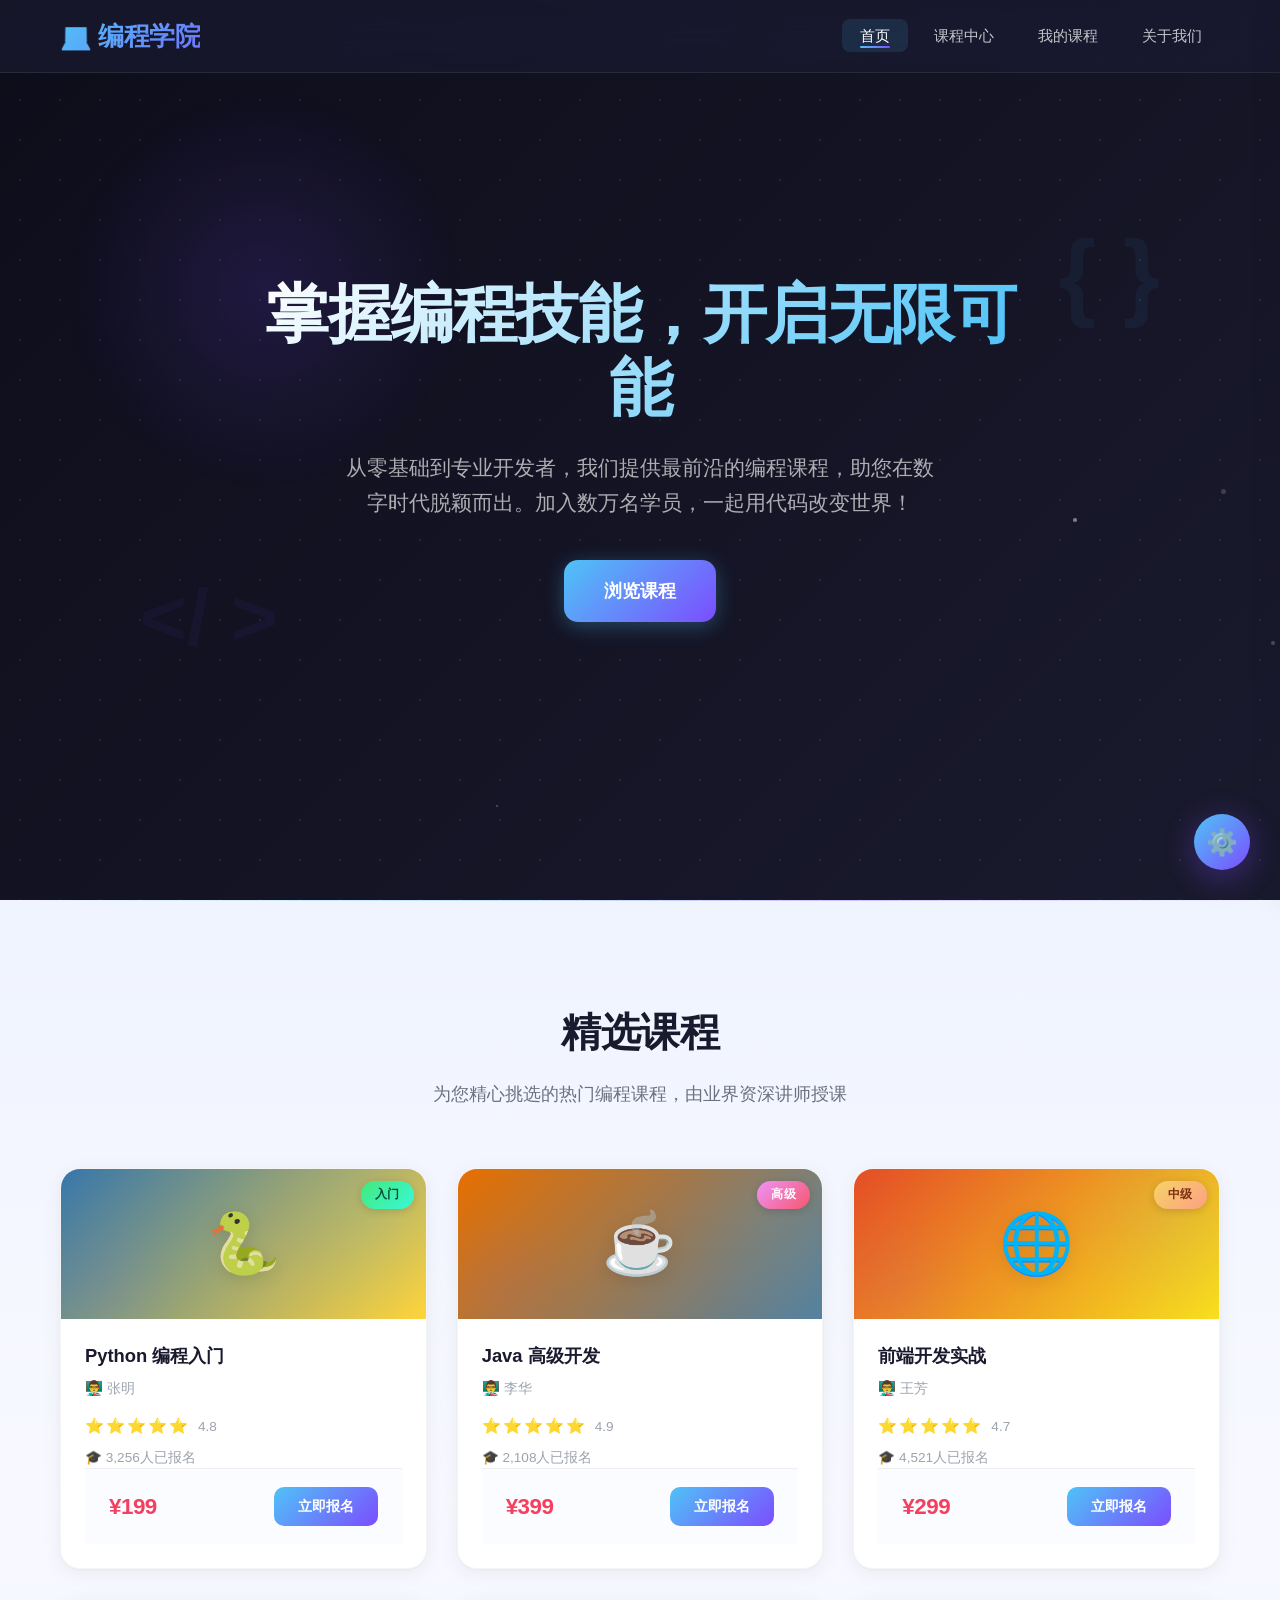
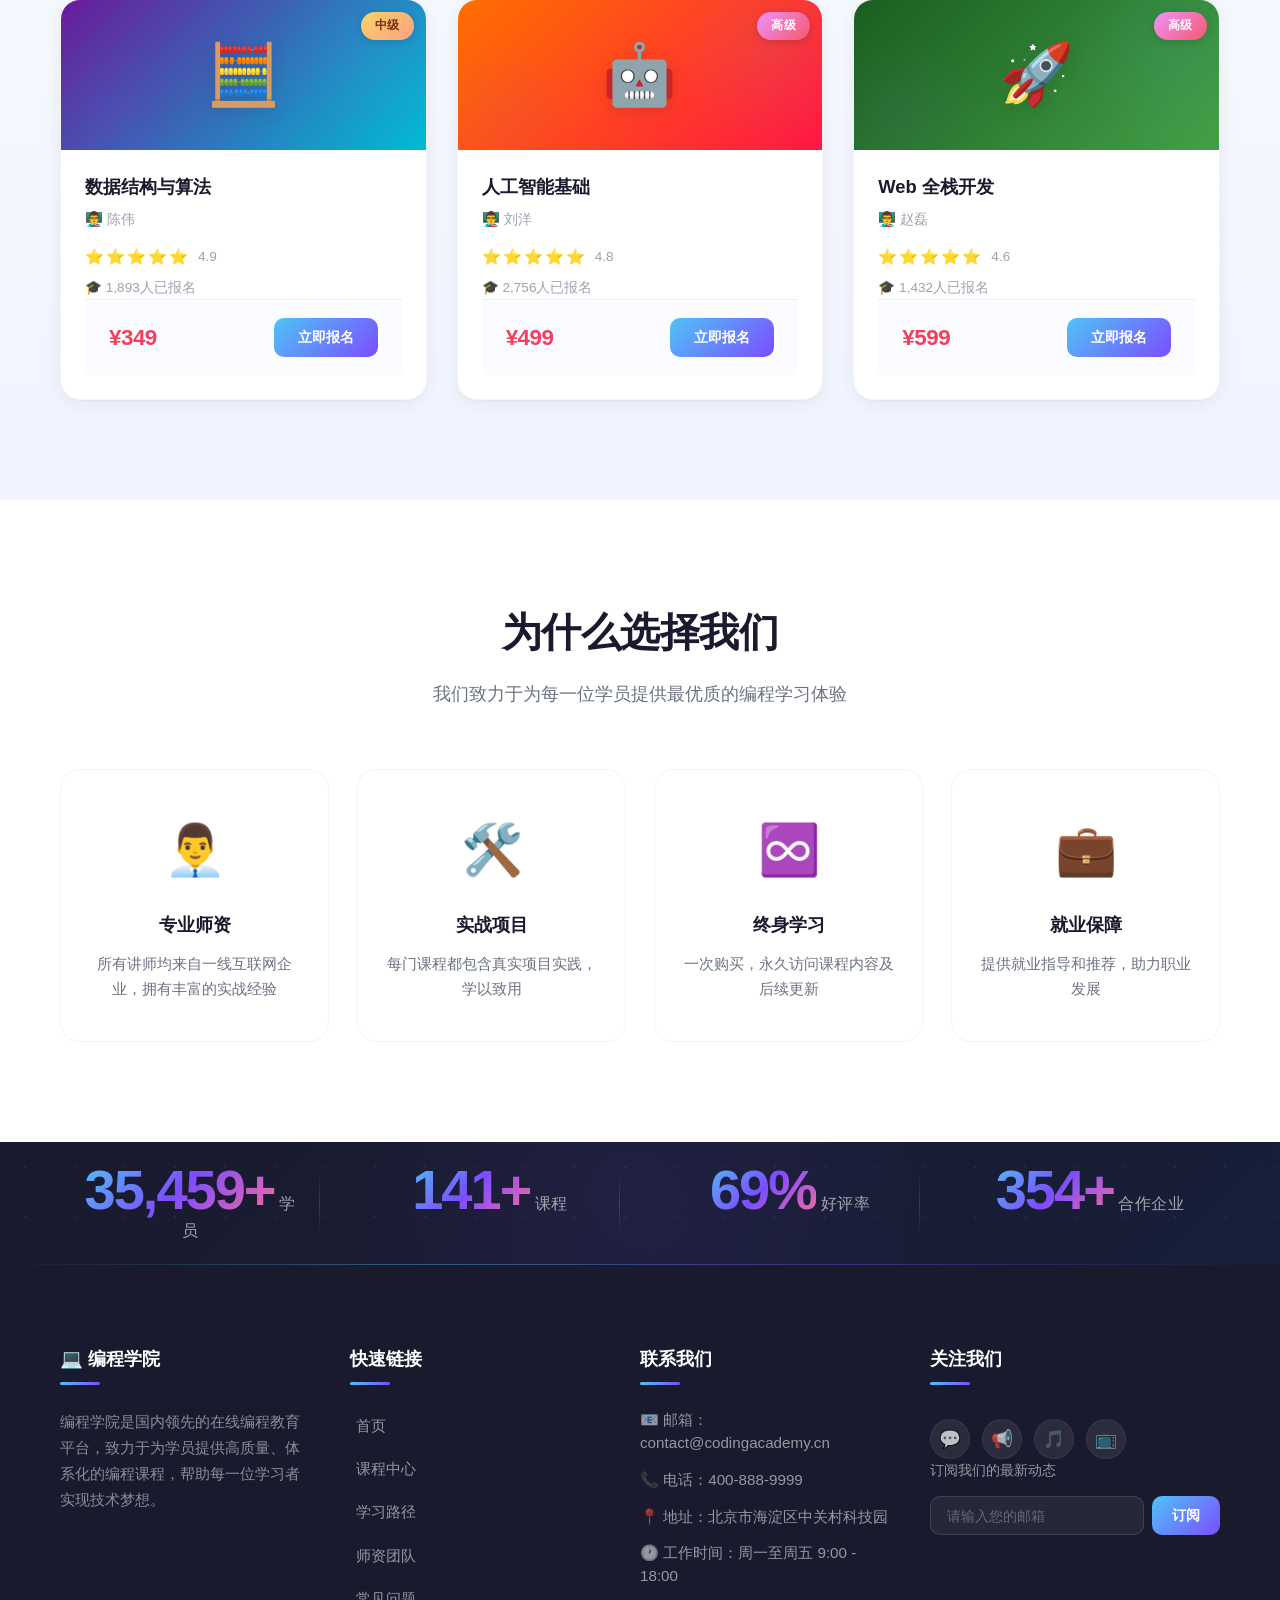
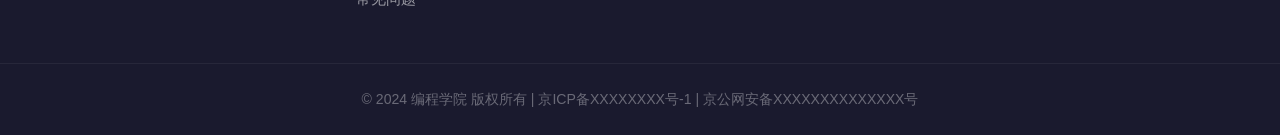
<file: index.html>
<!doctype html>
<html lang="zh-CN">
    <head>
        <meta charset="UTF-8" />
        <meta name="viewport" content="width=device-width, initial-scale=1.0" />
        <title>编程学院 - 专业编程课程在线学习平台</title>
        <link rel="stylesheet" href="styles.css" />
    </head>
    <body>
        <!-- 导航栏 -->
        <nav class="navbar">
            <div class="container nav-container">
                <a href="index.html" class="logo">💻 编程学院</a>
                <ul class="nav-links">
                    <li>
                        <a
                            href="index.html"
                            class="nav-link active"
                            data-i18n="nav.home"
                            >首页</a
                        >
                    </li>
                    <li>
                        <a
                            href="courses.html"
                            class="nav-link"
                            data-i18n="nav.courses"
                            >课程中心</a
                        >
                    </li>
                    <li>
                        <a
                            href="dashboard.html"
                            class="nav-link"
                            data-i18n="nav.dashboard"
                            >我的课程</a
                        >
                    </li>
                    <li>
                        <a
                            href="about.html"
                            class="nav-link"
                            data-i18n="nav.about"
                            >关于我们</a
                        >
                    </li>
                </ul>
                <button class="mobile-menu-btn" aria-label="打开菜单">
                    <span></span>
                    <span></span>
                    <span></span>
                </button>
            </div>
        </nav>

        <!-- 英雄区域 -->
        <section class="hero">
            <div class="container hero-content">
                <h1 class="hero-title" data-i18n="hero.title">
                    掌握编程技能，开启无限可能
                </h1>
                <p class="hero-subtitle" data-i18n="hero.subtitle">
                    从零基础到专业开发者，我们提供最前沿的编程课程，助您在数字时代脱颖而出。加入数万名学员，一起用代码改变世界！
                </p>
                <a
                    href="#courses"
                    class="btn btn-primary btn-lg"
                    data-i18n="hero.cta"
                    >浏览课程</a
                >
            </div>
        </section>

        <!-- 精选课程 -->
        <section id="courses" class="section courses-section">
            <div class="container">
                <h2 class="section-title" data-i18n="courses.title">
                    精选课程
                </h2>
                <p class="section-subtitle" data-i18n="courses.subtitle">
                    为您精心挑选的热门编程课程，由业界资深讲师授课
                </p>
                <div class="courses-grid">
                    <!-- 课程卡片 1: Python 编程入门 -->
                    <div class="course-card">
                        <div
                            class="card-header"
                            style="
                                background: linear-gradient(
                                    135deg,
                                    #3776ab,
                                    #ffd43b
                                );
                            "
                        >
                            <span class="course-icon">🐍</span>
                            <span
                                class="difficulty-tag tag-beginner"
                                data-i18n="level.beginner"
                                >入门</span
                            >
                        </div>
                        <div class="card-body">
                            <h3 class="course-title" data-i18n="course.python">
                                Python 编程入门
                            </h3>
                            <p class="course-instructor">👨‍🏫 张明</p>
                            <div class="course-rating">
                                <span class="stars">⭐⭐⭐⭐⭐</span>
                                <span class="rating-number">4.8</span>
                            </div>
                            <p class="course-enrolled">🎓 3,256人已报名</p>
                            <div class="card-footer">
                                <span class="course-price">¥199</span>
                                <button
                                    class="btn btn-enroll"
                                    data-i18n="courses.enroll"
                                >
                                    立即报名
                                </button>
                            </div>
                        </div>
                    </div>

                    <!-- 课程卡片 2: Java 高级开发 -->
                    <div class="course-card">
                        <div
                            class="card-header"
                            style="
                                background: linear-gradient(
                                    135deg,
                                    #e76f00,
                                    #5382a1
                                );
                            "
                        >
                            <span class="course-icon">☕</span>
                            <span
                                class="difficulty-tag tag-advanced"
                                data-i18n="level.advanced"
                                >高级</span
                            >
                        </div>
                        <div class="card-body">
                            <h3 class="course-title" data-i18n="course.java">
                                Java 高级开发
                            </h3>
                            <p class="course-instructor">👨‍🏫 李华</p>
                            <div class="course-rating">
                                <span class="stars">⭐⭐⭐⭐⭐</span>
                                <span class="rating-number">4.9</span>
                            </div>
                            <p class="course-enrolled">🎓 2,108人已报名</p>
                            <div class="card-footer">
                                <span class="course-price">¥399</span>
                                <button
                                    class="btn btn-enroll"
                                    data-i18n="courses.enroll"
                                >
                                    立即报名
                                </button>
                            </div>
                        </div>
                    </div>

                    <!-- 课程卡片 3: 前端开发实战 -->
                    <div class="course-card">
                        <div
                            class="card-header"
                            style="
                                background: linear-gradient(
                                    135deg,
                                    #e44d26,
                                    #f7df1e
                                );
                            "
                        >
                            <span class="course-icon">🌐</span>
                            <span
                                class="difficulty-tag tag-intermediate"
                                data-i18n="level.intermediate"
                                >中级</span
                            >
                        </div>
                        <div class="card-body">
                            <h3
                                class="course-title"
                                data-i18n="course.frontend"
                            >
                                前端开发实战
                            </h3>
                            <p class="course-instructor">👨‍🏫 王芳</p>
                            <div class="course-rating">
                                <span class="stars">⭐⭐⭐⭐⭐</span>
                                <span class="rating-number">4.7</span>
                            </div>
                            <p class="course-enrolled">🎓 4,521人已报名</p>
                            <div class="card-footer">
                                <span class="course-price">¥299</span>
                                <button
                                    class="btn btn-enroll"
                                    data-i18n="courses.enroll"
                                >
                                    立即报名
                                </button>
                            </div>
                        </div>
                    </div>

                    <!-- 课程卡片 4: 数据结构与算法 -->
                    <div class="course-card">
                        <div
                            class="card-header"
                            style="
                                background: linear-gradient(
                                    135deg,
                                    #6a1b9a,
                                    #00bcd4
                                );
                            "
                        >
                            <span class="course-icon">🧮</span>
                            <span
                                class="difficulty-tag tag-intermediate"
                                data-i18n="level.intermediate"
                                >中级</span
                            >
                        </div>
                        <div class="card-body">
                            <h3 class="course-title" data-i18n="course.dsa">
                                数据结构与算法
                            </h3>
                            <p class="course-instructor">👨‍🏫 陈伟</p>
                            <div class="course-rating">
                                <span class="stars">⭐⭐⭐⭐⭐</span>
                                <span class="rating-number">4.9</span>
                            </div>
                            <p class="course-enrolled">🎓 1,893人已报名</p>
                            <div class="card-footer">
                                <span class="course-price">¥349</span>
                                <button
                                    class="btn btn-enroll"
                                    data-i18n="courses.enroll"
                                >
                                    立即报名
                                </button>
                            </div>
                        </div>
                    </div>

                    <!-- 课程卡片 5: 人工智能基础 -->
                    <div class="course-card">
                        <div
                            class="card-header"
                            style="
                                background: linear-gradient(
                                    135deg,
                                    #ff6f00,
                                    #ff1744
                                );
                            "
                        >
                            <span class="course-icon">🤖</span>
                            <span
                                class="difficulty-tag tag-advanced"
                                data-i18n="level.advanced"
                                >高级</span
                            >
                        </div>
                        <div class="card-body">
                            <h3 class="course-title" data-i18n="course.ai">
                                人工智能基础
                            </h3>
                            <p class="course-instructor">👨‍🏫 刘洋</p>
                            <div class="course-rating">
                                <span class="stars">⭐⭐⭐⭐⭐</span>
                                <span class="rating-number">4.8</span>
                            </div>
                            <p class="course-enrolled">🎓 2,756人已报名</p>
                            <div class="card-footer">
                                <span class="course-price">¥499</span>
                                <button
                                    class="btn btn-enroll"
                                    data-i18n="courses.enroll"
                                >
                                    立即报名
                                </button>
                            </div>
                        </div>
                    </div>

                    <!-- 课程卡片 6: Web 全栈开发 -->
                    <div class="course-card">
                        <div
                            class="card-header"
                            style="
                                background: linear-gradient(
                                    135deg,
                                    #1b5e20,
                                    #43a047
                                );
                            "
                        >
                            <span class="course-icon">🚀</span>
                            <span
                                class="difficulty-tag tag-advanced"
                                data-i18n="level.advanced"
                                >高级</span
                            >
                        </div>
                        <div class="card-body">
                            <h3
                                class="course-title"
                                data-i18n="course.fullstack"
                            >
                                Web 全栈开发
                            </h3>
                            <p class="course-instructor">👨‍🏫 赵磊</p>
                            <div class="course-rating">
                                <span class="stars">⭐⭐⭐⭐⭐</span>
                                <span class="rating-number">4.6</span>
                            </div>
                            <p class="course-enrolled">🎓 1,432人已报名</p>
                            <div class="card-footer">
                                <span class="course-price">¥599</span>
                                <button
                                    class="btn btn-enroll"
                                    data-i18n="courses.enroll"
                                >
                                    立即报名
                                </button>
                            </div>
                        </div>
                    </div>
                </div>
            </div>
        </section>

        <!-- 为什么选择我们 -->
        <section id="about" class="section features-section">
            <div class="container">
                <h2 class="section-title" data-i18n="features.title">
                    为什么选择我们
                </h2>
                <p class="section-subtitle" data-i18n="features.subtitle">
                    我们致力于为每一位学员提供最优质的编程学习体验
                </p>
                <div class="features-grid">
                    <div class="feature-card">
                        <span class="feature-icon">👨‍💼</span>
                        <h3
                            class="feature-title"
                            data-i18n="feature.teachers.title"
                        >
                            专业师资
                        </h3>
                        <p
                            class="feature-desc"
                            data-i18n="feature.teachers.desc"
                        >
                            所有讲师均来自一线互联网企业，拥有丰富的实战经验
                        </p>
                    </div>

                    <div class="feature-card">
                        <span class="feature-icon">🛠️</span>
                        <h3
                            class="feature-title"
                            data-i18n="feature.projects.title"
                        >
                            实战项目
                        </h3>
                        <p
                            class="feature-desc"
                            data-i18n="feature.projects.desc"
                        >
                            每门课程都包含真实项目实践，学以致用
                        </p>
                    </div>

                    <div class="feature-card">
                        <span class="feature-icon">♾️</span>
                        <h3
                            class="feature-title"
                            data-i18n="feature.lifetime.title"
                        >
                            终身学习
                        </h3>
                        <p
                            class="feature-desc"
                            data-i18n="feature.lifetime.desc"
                        >
                            一次购买，永久访问课程内容及后续更新
                        </p>
                    </div>

                    <div class="feature-card">
                        <span class="feature-icon">💼</span>
                        <h3
                            class="feature-title"
                            data-i18n="feature.career.title"
                        >
                            就业保障
                        </h3>
                        <p class="feature-desc" data-i18n="feature.career.desc">
                            提供就业指导和推荐，助力职业发展
                        </p>
                    </div>
                </div>
            </div>
        </section>

        <!-- 统计数据 -->
        <section class="stats-section">
            <div class="container stats-grid">
                <div class="stat-item">
                    <span class="stat-number" data-target="50000">50,000+</span>
                    <span class="stat-label" data-i18n="stats.students"
                        >学员</span
                    >
                </div>
                <div class="stat-item">
                    <span class="stat-number" data-target="200">200+</span>
                    <span class="stat-label" data-i18n="stats.courses"
                        >课程</span
                    >
                </div>
                <div class="stat-item">
                    <span class="stat-number" data-target="98">98%</span>
                    <span class="stat-label" data-i18n="stats.rating"
                        >好评率</span
                    >
                </div>
                <div class="stat-item">
                    <span class="stat-number" data-target="500">500+</span>
                    <span class="stat-label" data-i18n="stats.partners"
                        >合作企业</span
                    >
                </div>
            </div>
        </section>

        <!-- 页脚 -->
        <footer class="footer">
            <div class="container footer-grid">
                <div class="footer-col">
                    <h4 class="footer-heading">💻 编程学院</h4>
                    <p class="footer-about" data-i18n="footer.about">
                        编程学院是国内领先的在线编程教育平台，致力于为学员提供高质量、体系化的编程课程，帮助每一位学习者实现技术梦想。
                    </p>
                </div>

                <div class="footer-col">
                    <h4 class="footer-heading" data-i18n="footer.quicklinks">
                        快速链接
                    </h4>
                    <ul class="footer-links">
                        <li><a href="#" data-i18n="footer.home">首页</a></li>
                        <li>
                            <a href="#courses" data-i18n="footer.courses"
                                >课程中心</a
                            >
                        </li>
                        <li>
                            <a href="#" data-i18n="footer.path">学习路径</a>
                        </li>
                        <li>
                            <a href="#" data-i18n="footer.team">师资团队</a>
                        </li>
                        <li><a href="#" data-i18n="footer.faq">常见问题</a></li>
                    </ul>
                </div>

                <div class="footer-col">
                    <h4 class="footer-heading" data-i18n="footer.contact">
                        联系我们
                    </h4>
                    <ul class="footer-contact">
                        <li data-i18n="footer.email">
                            📧 邮箱：contact@codingacademy.cn
                        </li>
                        <li data-i18n="footer.phone">📞 电话：400-888-9999</li>
                        <li data-i18n="footer.address">
                            📍 地址：北京市海淀区中关村科技园
                        </li>
                        <li data-i18n="footer.hours">
                            🕐 工作时间：周一至周五 9:00 - 18:00
                        </li>
                    </ul>
                </div>

                <div class="footer-col">
                    <h4 class="footer-heading" data-i18n="footer.follow">
                        关注我们
                    </h4>
                    <div class="social-links">
                        <a href="#" class="social-link" title="微信">💬</a>
                        <a href="#" class="social-link" title="微博">📢</a>
                        <a href="#" class="social-link" title="抖音">🎵</a>
                        <a href="#" class="social-link" title="哔哩哔哩">📺</a>
                    </div>
                    <p
                        class="footer-newsletter-label"
                        data-i18n="footer.subscribe.label"
                    >
                        订阅我们的最新动态
                    </p>
                    <div class="newsletter-form">
                        <input
                            type="email"
                            placeholder="请输入您的邮箱"
                            class="newsletter-input"
                            data-i18n-placeholder="footer.subscribe.placeholder"
                        />
                        <button
                            class="btn btn-subscribe"
                            data-i18n="footer.subscribe.btn"
                        >
                            订阅
                        </button>
                    </div>
                </div>
            </div>
            <div class="footer-bottom">
                <div class="container">
                    <p data-i18n="footer.copyright">
                        © 2024 编程学院 版权所有 | 京ICP备XXXXXXXX号-1 |
                        京公网安备XXXXXXXXXXXXXX号
                    </p>
                </div>
            </div>
        </footer>

        <script src="settings.js"></script>
        <script src="app.js"></script>
    </body>
</html>
</file>
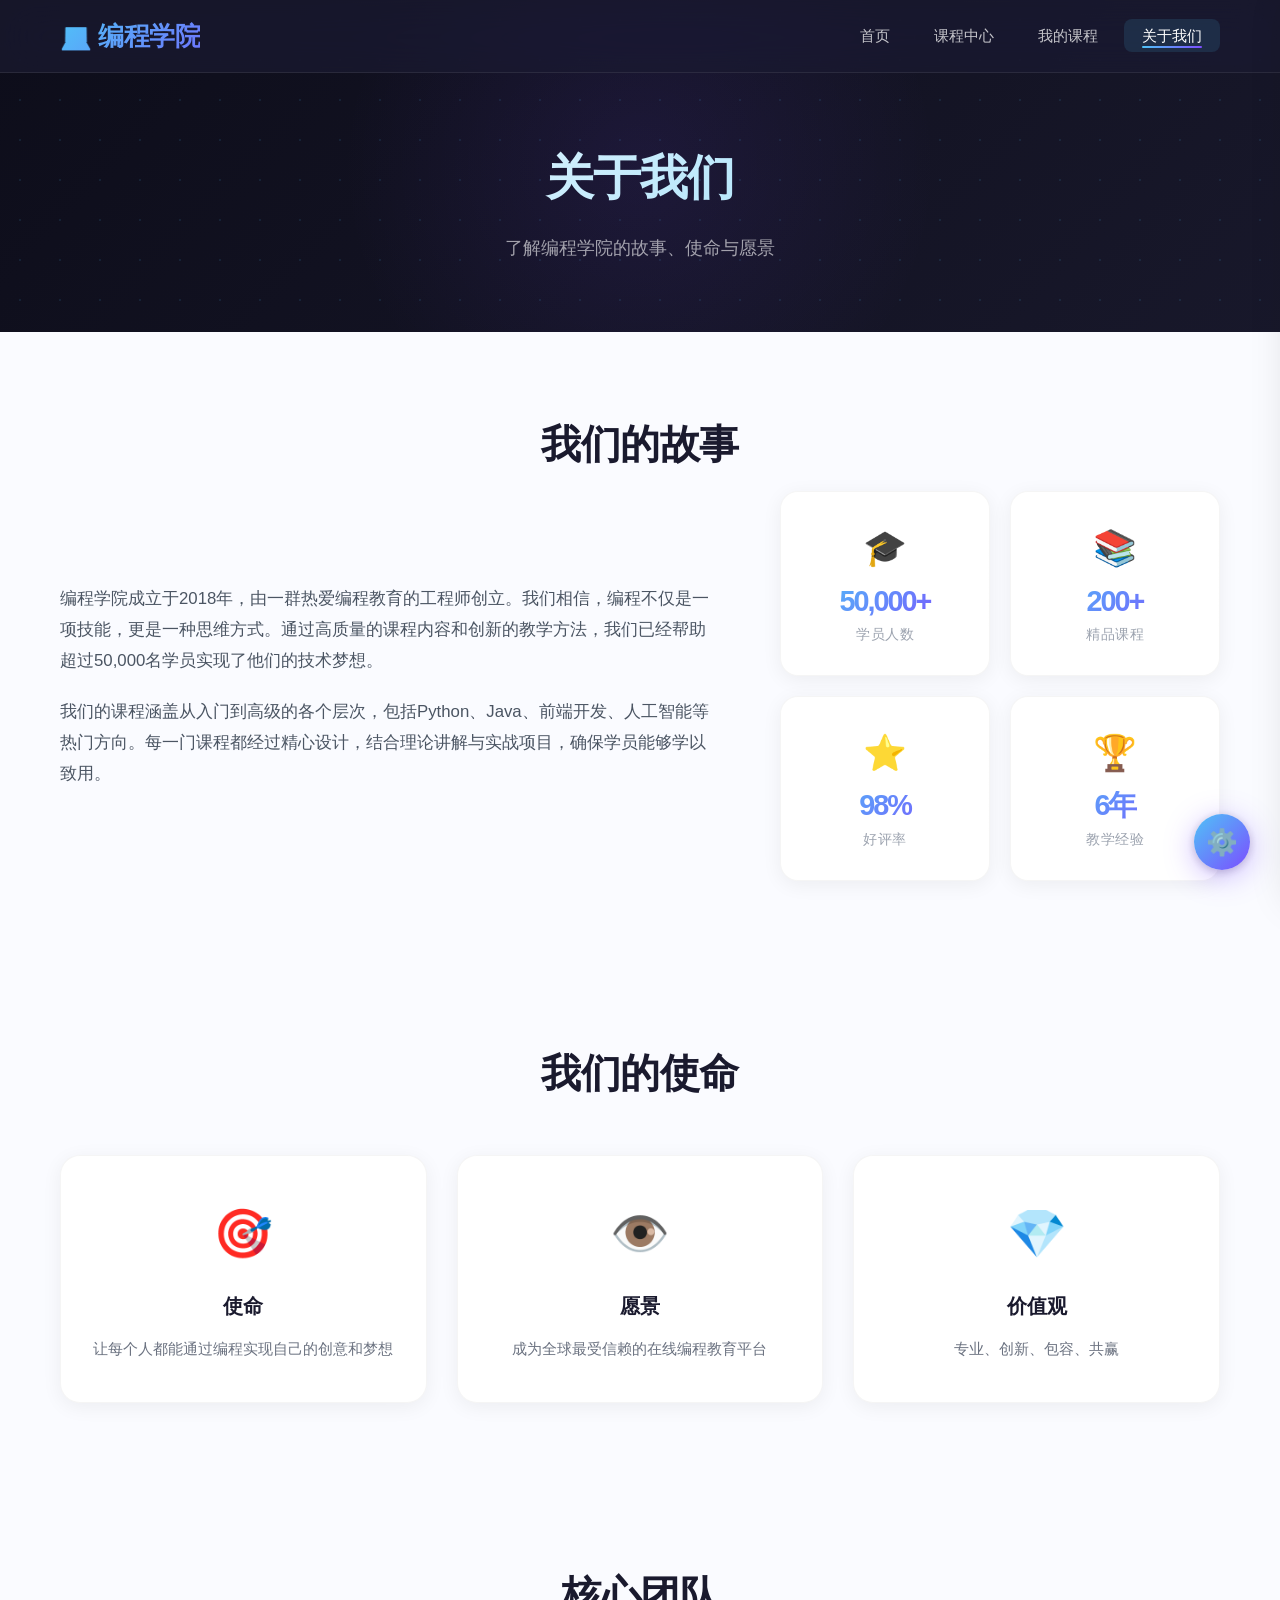
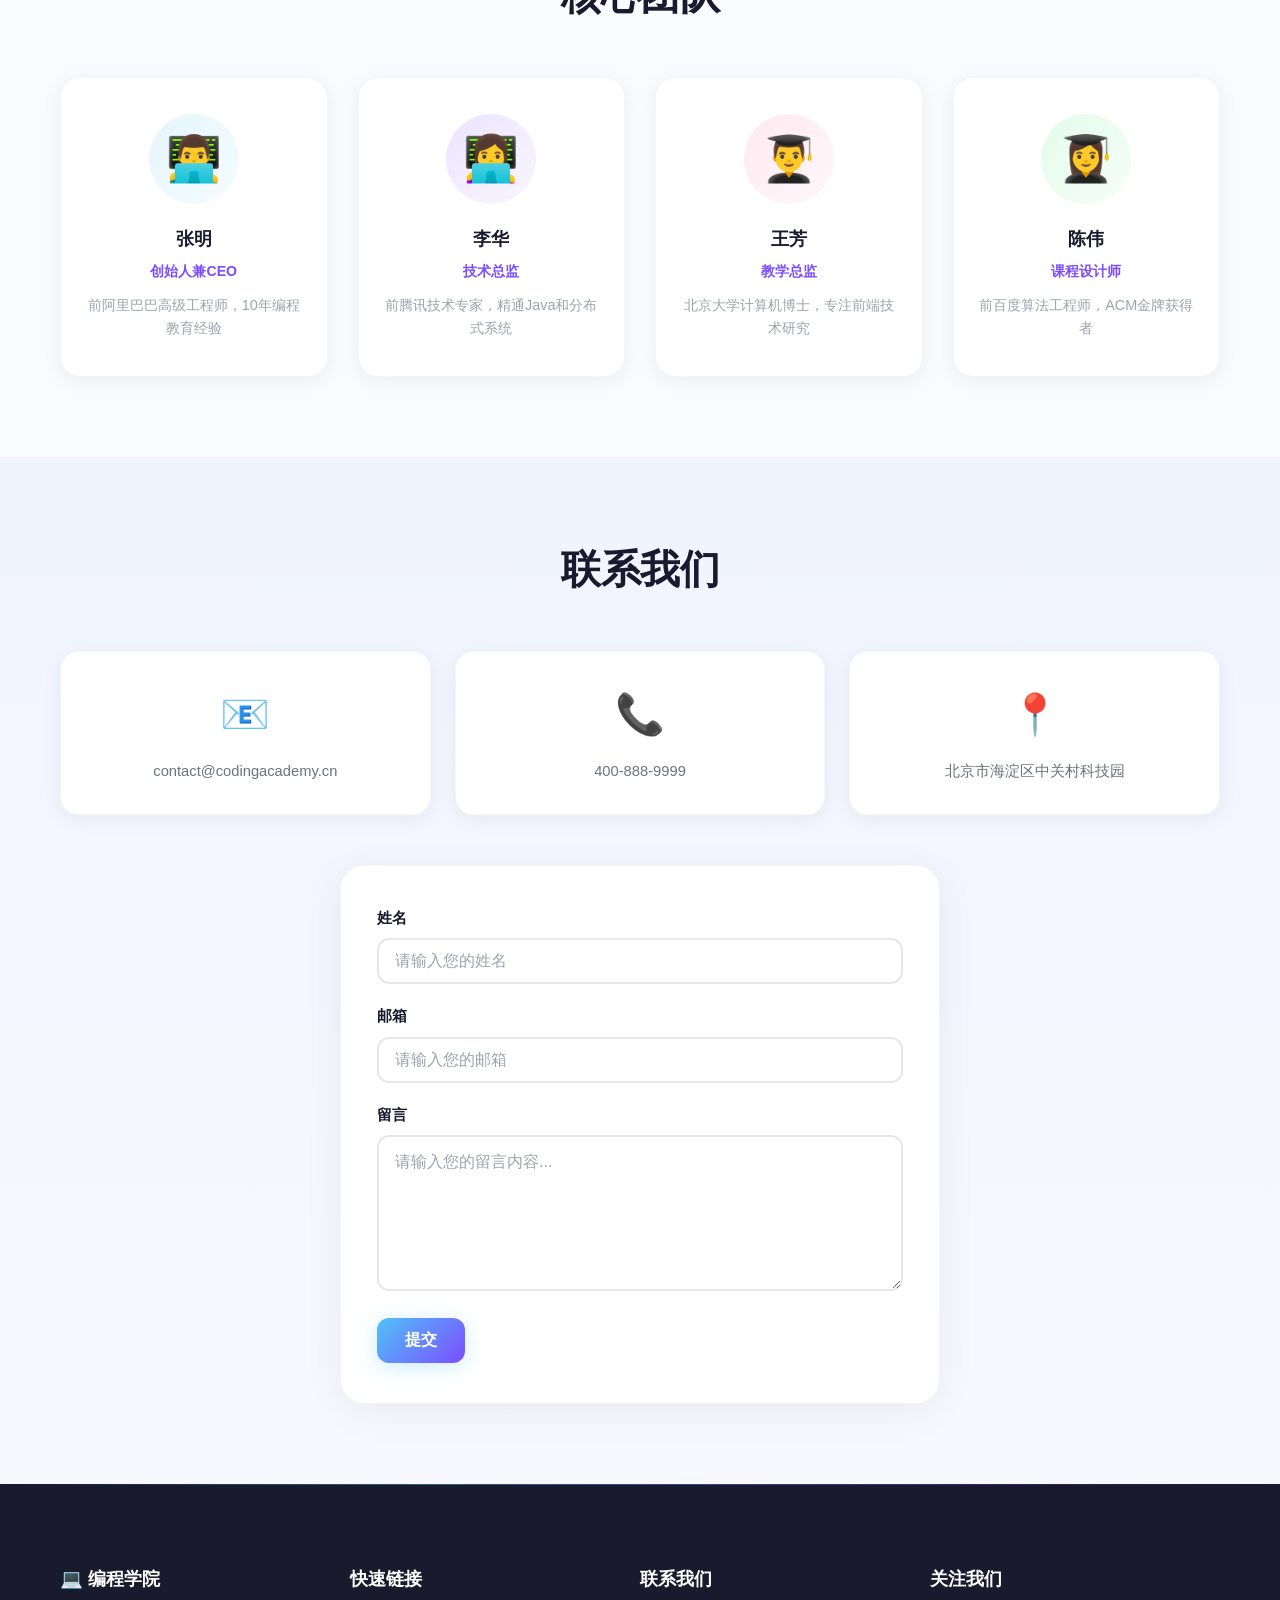
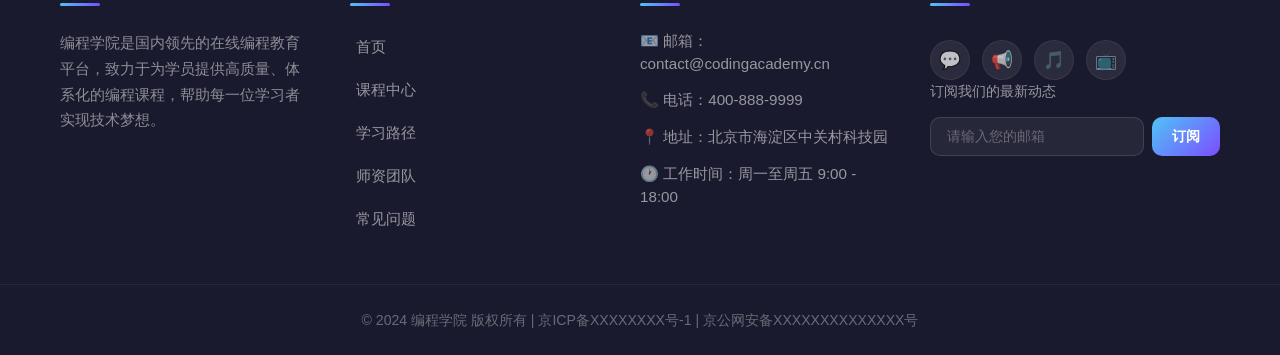
<file: about.html>
<!doctype html>
<html lang="zh-CN">
    <head>
        <meta charset="UTF-8" />
        <meta name="viewport" content="width=device-width, initial-scale=1.0" />
        <title>关于我们 - 编程学院</title>
        <link rel="stylesheet" href="styles.css" />
    </head>
    <body>
        <!-- 导航栏 -->
        <nav class="navbar">
            <div class="container nav-container">
                <a href="index.html" class="logo">💻 编程学院</a>
                <ul class="nav-links">
                    <li>
                        <a
                            href="index.html"
                            class="nav-link"
                            data-i18n="nav.home"
                            >首页</a
                        >
                    </li>
                    <li>
                        <a
                            href="courses.html"
                            class="nav-link"
                            data-i18n="nav.courses"
                            >课程中心</a
                        >
                    </li>
                    <li>
                        <a
                            href="dashboard.html"
                            class="nav-link"
                            data-i18n="nav.dashboard"
                            >我的课程</a
                        >
                    </li>
                    <li>
                        <a
                            href="about.html"
                            class="nav-link active"
                            data-i18n="nav.about"
                            >关于我们</a
                        >
                    </li>
                </ul>
                <button class="mobile-menu-btn" aria-label="打开菜单">
                    <span></span>
                    <span></span>
                    <span></span>
                </button>
            </div>
        </nav>

        <!-- 页面头部 -->
        <section class="page-header">
            <div class="container">
                <h1 data-i18n="about.title">关于我们</h1>
                <p data-i18n="about.subtitle">了解编程学院的故事、使命与愿景</p>
            </div>
        </section>

        <!-- 我们的故事 -->
        <section class="about-section">
            <div class="container">
                <h2 class="section-title" data-i18n="about.story.title">
                    我们的故事
                </h2>
                <div class="about-grid">
                    <div class="about-text">
                        <p data-i18n="about.story.p1">
                            编程学院成立于2018年，由一群热爱编程教育的工程师创立。我们相信，编程不仅是一项技能，更是一种思维方式。通过高质量的课程内容和创新的教学方法，我们已经帮助超过50,000名学员实现了他们的技术梦想。
                        </p>
                        <p data-i18n="about.story.p2">
                            我们的课程涵盖从入门到高级的各个层次，包括Python、Java、前端开发、人工智能等热门方向。每一门课程都经过精心设计，结合理论讲解与实战项目，确保学员能够学以致用。
                        </p>
                    </div>
                    <div class="about-stats-decorative">
                        <div class="stat-item">
                            <span class="stat-emoji">🎓</span>
                            <span class="stat-number">50,000+</span>
                            <span
                                class="stat-label"
                                data-i18n="about.stats.students"
                                >学员人数</span
                            >
                        </div>
                        <div class="stat-item">
                            <span class="stat-emoji">📚</span>
                            <span class="stat-number">200+</span>
                            <span
                                class="stat-label"
                                data-i18n="about.stats.courses"
                                >精品课程</span
                            >
                        </div>
                        <div class="stat-item">
                            <span class="stat-emoji">⭐</span>
                            <span class="stat-number">98%</span>
                            <span
                                class="stat-label"
                                data-i18n="about.stats.rating"
                                >好评率</span
                            >
                        </div>
                        <div class="stat-item">
                            <span class="stat-emoji">🏆</span>
                            <span class="stat-number">6年</span>
                            <span
                                class="stat-label"
                                data-i18n="about.stats.years"
                                >教学经验</span
                            >
                        </div>
                    </div>
                </div>
            </div>
        </section>

        <!-- 使命、愿景、价值观 -->
        <section class="about-section">
            <div class="container">
                <h2 class="section-title" data-i18n="about.mission.title">
                    我们的使命
                </h2>
                <div class="mission-grid">
                    <div class="mission-card">
                        <span class="mission-icon">🎯</span>
                        <h3 data-i18n="about.mission.mission">使命</h3>
                        <p data-i18n="about.mission.mission.desc">
                            让每个人都能通过编程实现自己的创意和梦想
                        </p>
                    </div>
                    <div class="mission-card">
                        <span class="mission-icon">👁️</span>
                        <h3 data-i18n="about.mission.vision">愿景</h3>
                        <p data-i18n="about.mission.vision.desc">
                            成为全球最受信赖的在线编程教育平台
                        </p>
                    </div>
                    <div class="mission-card">
                        <span class="mission-icon">💎</span>
                        <h3 data-i18n="about.mission.values">价值观</h3>
                        <p data-i18n="about.mission.values.desc">
                            专业、创新、包容、共赢
                        </p>
                    </div>
                </div>
            </div>
        </section>

        <!-- 核心团队 -->
        <section class="about-section">
            <div class="container">
                <h2 class="section-title" data-i18n="about.team.title">
                    核心团队
                </h2>
                <div class="team-grid">
                    <div class="team-card">
                        <div class="team-avatar">
                            <span>👨‍💻</span>
                        </div>
                        <h3 class="team-name" data-i18n="about.team.zhang.name">
                            张明
                        </h3>
                        <p class="team-title" data-i18n="about.team.zhang.role">
                            创始人兼CEO
                        </p>
                        <p class="team-bio" data-i18n="about.team.zhang.bio">
                            前阿里巴巴高级工程师，10年编程教育经验
                        </p>
                    </div>
                    <div class="team-card">
                        <div class="team-avatar">
                            <span>👩‍💻</span>
                        </div>
                        <h3 class="team-name" data-i18n="about.team.li.name">
                            李华
                        </h3>
                        <p class="team-title" data-i18n="about.team.li.role">
                            技术总监
                        </p>
                        <p class="team-bio" data-i18n="about.team.li.bio">
                            前腾讯技术专家，精通Java和分布式系统
                        </p>
                    </div>
                    <div class="team-card">
                        <div class="team-avatar">
                            <span>👨‍🎓</span>
                        </div>
                        <h3 class="team-name" data-i18n="about.team.wang.name">
                            王芳
                        </h3>
                        <p class="team-title" data-i18n="about.team.wang.role">
                            教学总监
                        </p>
                        <p class="team-bio" data-i18n="about.team.wang.bio">
                            北京大学计算机博士，专注前端技术研究
                        </p>
                    </div>
                    <div class="team-card">
                        <div class="team-avatar">
                            <span>👩‍🎓</span>
                        </div>
                        <h3 class="team-name" data-i18n="about.team.chen.name">
                            陈伟
                        </h3>
                        <p class="team-title" data-i18n="about.team.chen.role">
                            课程设计师
                        </p>
                        <p class="team-bio" data-i18n="about.team.chen.bio">
                            前百度算法工程师，ACM金牌获得者
                        </p>
                    </div>
                </div>
            </div>
        </section>

        <!-- 联系我们 -->
        <section class="contact-section">
            <div class="container">
                <h2 class="section-title" data-i18n="about.contact.title">
                    联系我们
                </h2>
                <div class="contact-info-grid">
                    <div class="contact-info-card">
                        <span class="contact-icon">📧</span>
                        <p data-i18n="about.contact.email">
                            contact@codingacademy.cn
                        </p>
                    </div>
                    <div class="contact-info-card">
                        <span class="contact-icon">📞</span>
                        <p data-i18n="about.contact.phone">400-888-9999</p>
                    </div>
                    <div class="contact-info-card">
                        <span class="contact-icon">📍</span>
                        <p data-i18n="about.contact.address">
                            北京市海淀区中关村科技园
                        </p>
                    </div>
                </div>
                <form class="contact-form">
                    <div class="form-group">
                        <label
                            for="contact-name"
                            data-i18n="about.contact.form.name"
                            >姓名</label
                        >
                        <input
                            type="text"
                            id="contact-name"
                            name="name"
                            placeholder="请输入您的姓名"
                            data-i18n-placeholder="about.contact.form.name.placeholder"
                            required
                        />
                    </div>
                    <div class="form-group">
                        <label
                            for="contact-email"
                            data-i18n="about.contact.form.email"
                            >邮箱</label
                        >
                        <input
                            type="email"
                            id="contact-email"
                            name="email"
                            placeholder="请输入您的邮箱"
                            data-i18n-placeholder="about.contact.form.email.placeholder"
                            required
                        />
                    </div>
                    <div class="form-group">
                        <label
                            for="contact-message"
                            data-i18n="about.contact.form.message"
                            >留言</label
                        >
                        <textarea
                            id="contact-message"
                            name="message"
                            rows="5"
                            placeholder="请输入您的留言内容"
                            data-i18n-placeholder="about.contact.form.message.placeholder"
                            required
                        ></textarea>
                    </div>
                    <button
                        type="submit"
                        class="btn btn-primary"
                        data-i18n="about.contact.form.submit"
                    >
                        提交
                    </button>
                </form>
            </div>
        </section>

        <!-- 页脚 -->
        <footer class="footer">
            <div class="container footer-grid">
                <div class="footer-col">
                    <h4 class="footer-heading">💻 编程学院</h4>
                    <p class="footer-about" data-i18n="footer.about">
                        编程学院是国内领先的在线编程教育平台，致力于为学员提供高质量、体系化的编程课程，帮助每一位学习者实现技术梦想。
                    </p>
                </div>

                <div class="footer-col">
                    <h4 class="footer-heading" data-i18n="footer.quicklinks">
                        快速链接
                    </h4>
                    <ul class="footer-links">
                        <li>
                            <a href="index.html" data-i18n="footer.home"
                                >首页</a
                            >
                        </li>
                        <li>
                            <a href="courses.html" data-i18n="footer.courses"
                                >课程中心</a
                            >
                        </li>
                        <li>
                            <a href="#" data-i18n="footer.path">学习路径</a>
                        </li>
                        <li>
                            <a href="#" data-i18n="footer.team">师资团队</a>
                        </li>
                        <li><a href="#" data-i18n="footer.faq">常见问题</a></li>
                    </ul>
                </div>

                <div class="footer-col">
                    <h4 class="footer-heading" data-i18n="footer.contact">
                        联系我们
                    </h4>
                    <ul class="footer-contact">
                        <li data-i18n="footer.email">
                            📧 邮箱：contact@codingacademy.cn
                        </li>
                        <li data-i18n="footer.phone">📞 电话：400-888-9999</li>
                        <li data-i18n="footer.address">
                            📍 地址：北京市海淀区中关村科技园
                        </li>
                        <li data-i18n="footer.hours">
                            🕐 工作时间：周一至周五 9:00 - 18:00
                        </li>
                    </ul>
                </div>

                <div class="footer-col">
                    <h4 class="footer-heading" data-i18n="footer.follow">
                        关注我们
                    </h4>
                    <div class="social-links">
                        <a href="#" class="social-link" title="微信">💬</a>
                        <a href="#" class="social-link" title="微博">📢</a>
                        <a href="#" class="social-link" title="抖音">🎵</a>
                        <a href="#" class="social-link" title="哔哩哔哩">📺</a>
                    </div>
                    <p
                        class="footer-newsletter-label"
                        data-i18n="footer.subscribe.label"
                    >
                        订阅我们的最新动态
                    </p>
                    <div class="newsletter-form">
                        <input
                            type="email"
                            placeholder="请输入您的邮箱"
                            class="newsletter-input"
                            data-i18n-placeholder="footer.subscribe.placeholder"
                        />
                        <button
                            class="btn btn-subscribe"
                            data-i18n="footer.subscribe.btn"
                        >
                            订阅
                        </button>
                    </div>
                </div>
            </div>
            <div class="footer-bottom">
                <div class="container">
                    <p data-i18n="footer.copyright">
                        © 2024 编程学院 版权所有 | 京ICP备XXXXXXXX号-1 |
                        京公网安备XXXXXXXXXXXXXX号
                    </p>
                </div>
            </div>
        </footer>

        <script src="settings.js"></script>
        <script src="app.js"></script>
    </body>
</html>
</file>
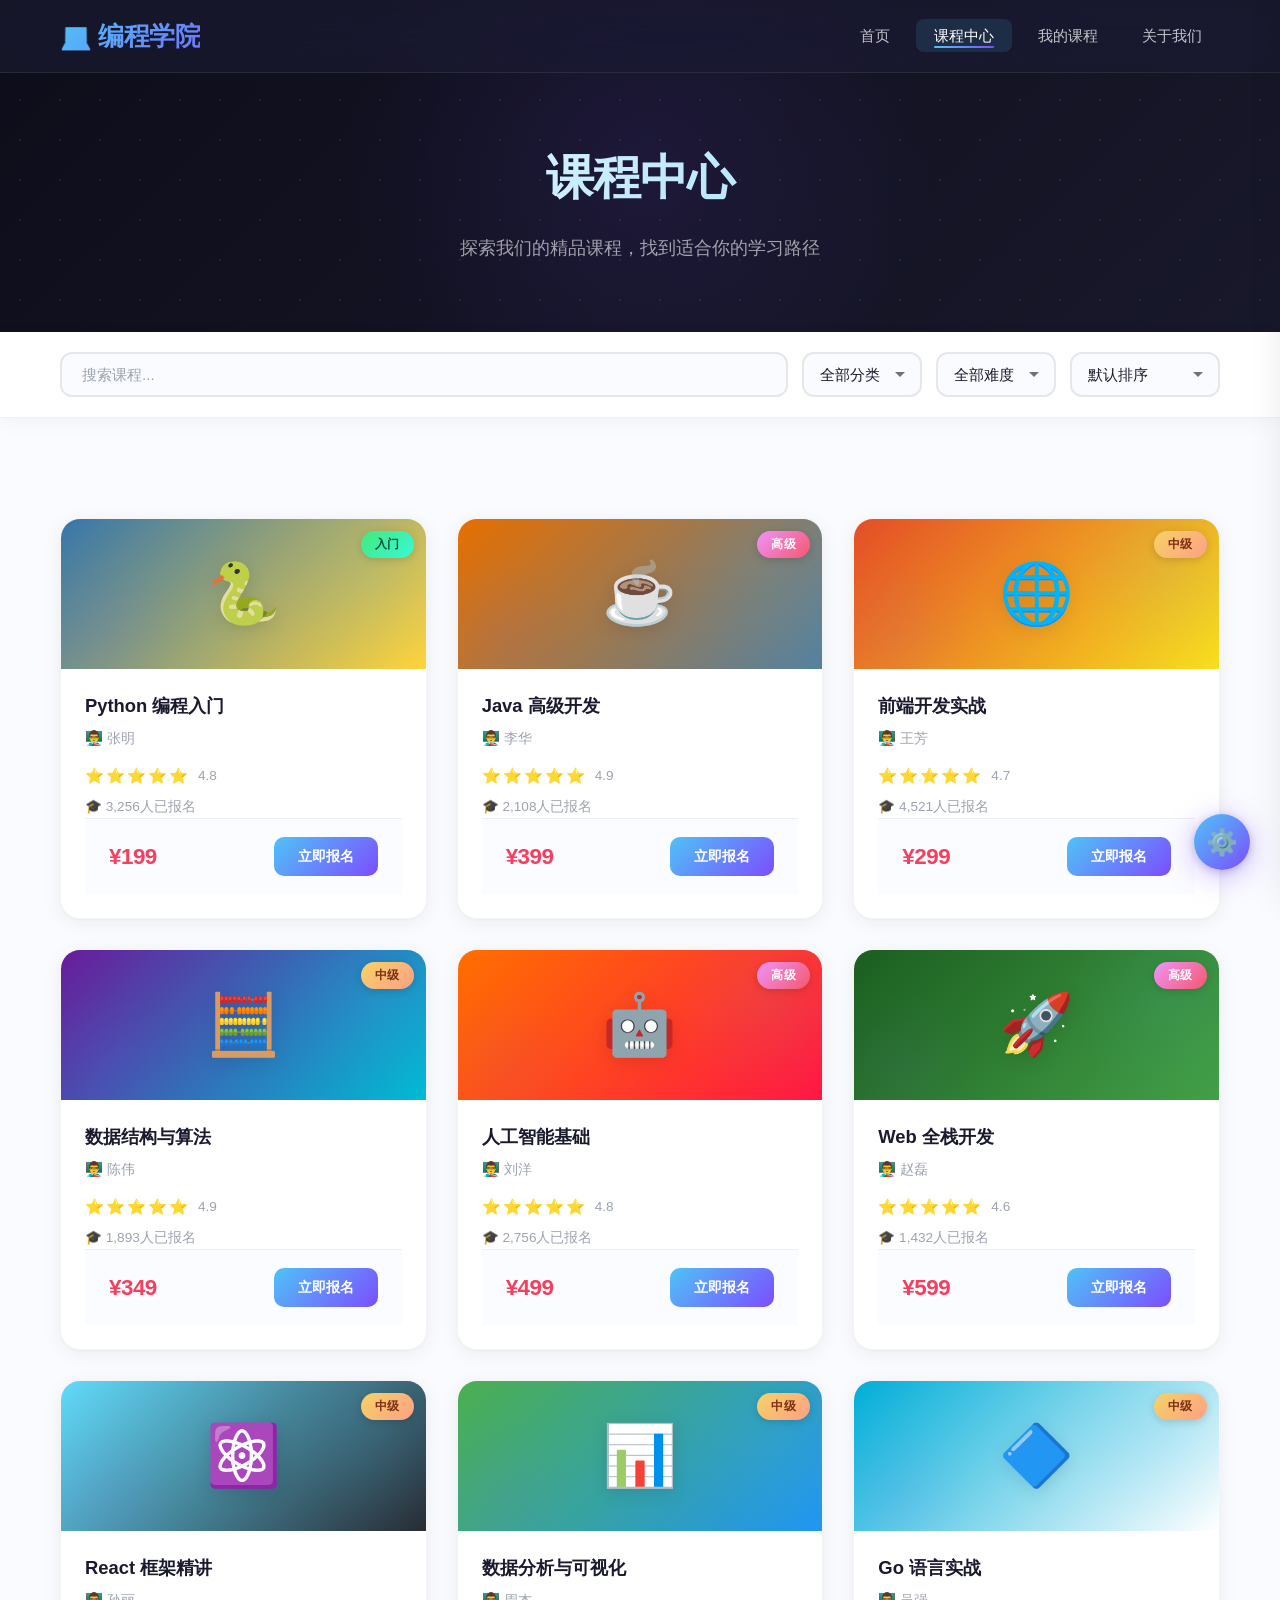
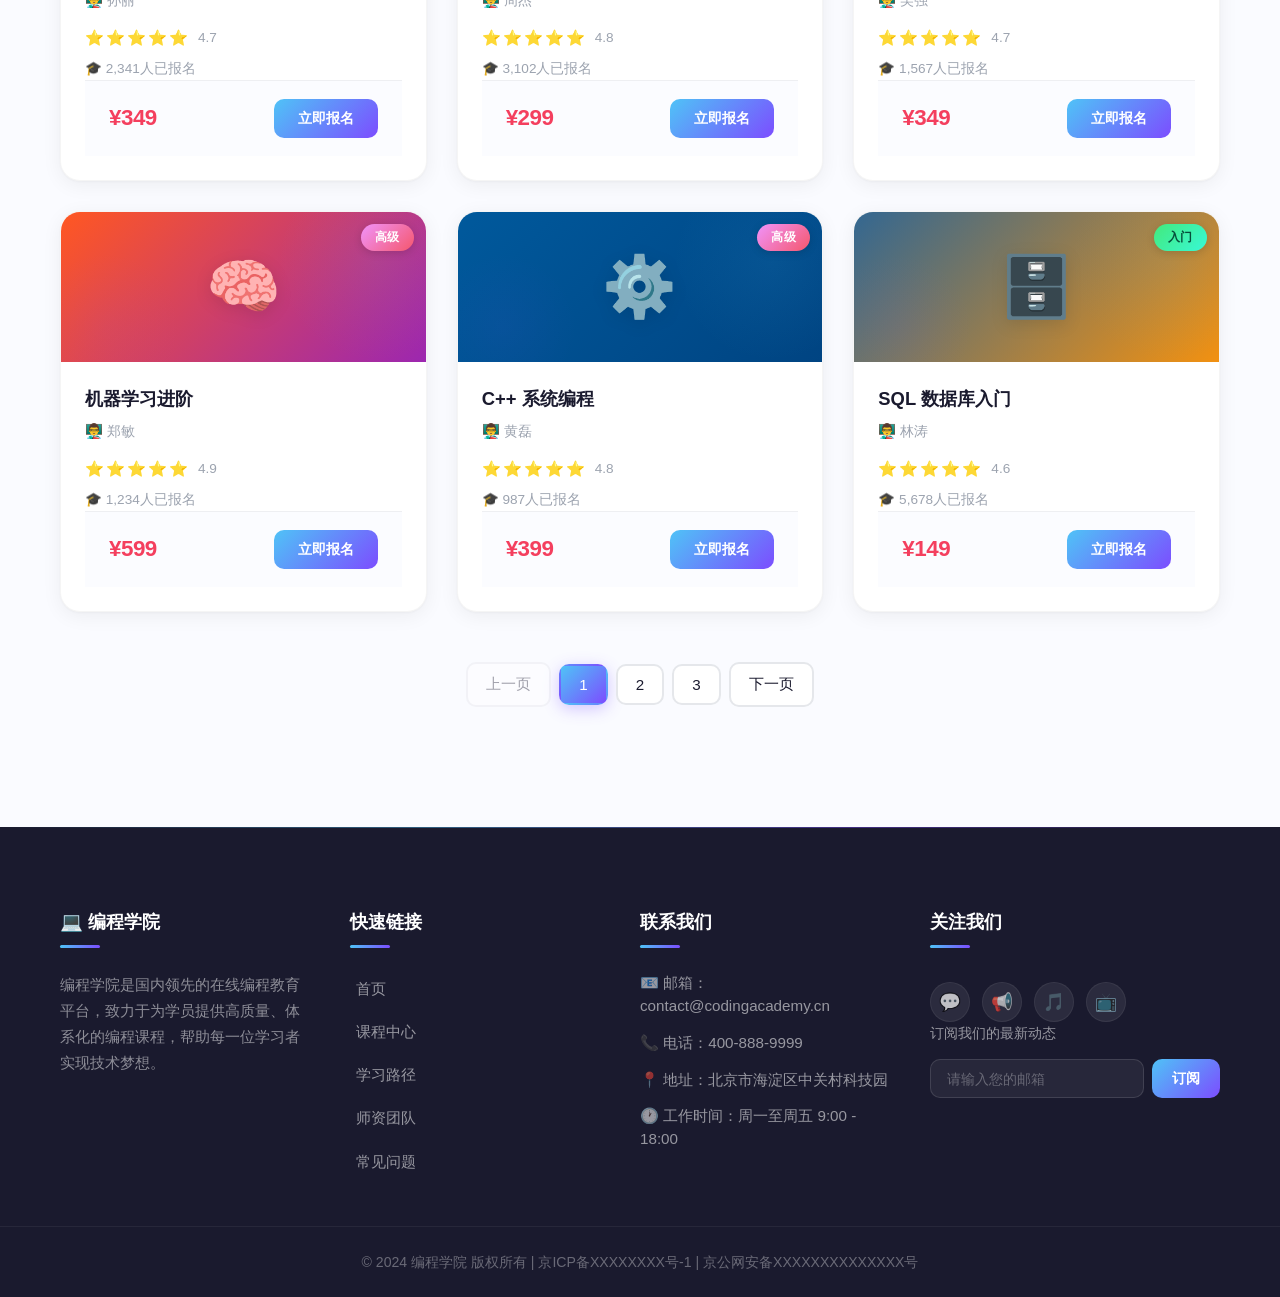
<file: courses.html>
<!doctype html>
<html lang="zh-CN">
    <head>
        <meta charset="UTF-8" />
        <meta name="viewport" content="width=device-width, initial-scale=1.0" />
        <title>课程中心 - 编程学院</title>
        <link rel="stylesheet" href="styles.css" />
    </head>
    <body>
        <!-- 导航栏 -->
        <nav class="navbar">
            <div class="container nav-container">
                <a href="index.html" class="logo">💻 编程学院</a>
                <ul class="nav-links">
                    <li>
                        <a
                            href="index.html"
                            class="nav-link"
                            data-i18n="nav.home"
                            >首页</a
                        >
                    </li>
                    <li>
                        <a
                            href="courses.html"
                            class="nav-link active"
                            data-i18n="nav.courses"
                            >课程中心</a
                        >
                    </li>
                    <li>
                        <a
                            href="dashboard.html"
                            class="nav-link"
                            data-i18n="nav.dashboard"
                            >我的课程</a
                        >
                    </li>
                    <li>
                        <a
                            href="about.html"
                            class="nav-link"
                            data-i18n="nav.about"
                            >关于我们</a
                        >
                    </li>
                </ul>
                <button class="mobile-menu-btn" aria-label="打开菜单">
                    <span></span>
                    <span></span>
                    <span></span>
                </button>
            </div>
        </nav>

        <!-- 页面头部 -->
        <section class="page-header">
            <div class="container">
                <h1 data-i18n="coursespage.title">课程中心</h1>
                <p data-i18n="coursespage.subtitle">
                    探索我们的精品课程，找到适合你的学习路径
                </p>
            </div>
        </section>

        <!-- 筛选栏 -->
        <div class="filter-bar">
            <div class="container">
                <input
                    type="text"
                    class="search-input"
                    placeholder="搜索课程..."
                    data-i18n-placeholder="filter.search"
                />
                <select class="filter-select" id="categoryFilter">
                    <option value="all" data-i18n="filter.allcategory">
                        全部分类
                    </option>
                    <option value="编程语言" data-i18n="filter.programming">
                        编程语言
                    </option>
                    <option value="前端开发" data-i18n="filter.frontend">
                        前端开发
                    </option>
                    <option value="后端开发" data-i18n="filter.backend">
                        后端开发
                    </option>
                    <option value="数据科学" data-i18n="filter.datascience">
                        数据科学
                    </option>
                    <option value="人工智能" data-i18n="filter.ai">
                        人工智能
                    </option>
                </select>
                <select class="filter-select" id="levelFilter">
                    <option value="all" data-i18n="filter.alllevel">
                        全部难度
                    </option>
                    <option value="入门" data-i18n="filter.beginner">
                        入门
                    </option>
                    <option value="中级" data-i18n="filter.intermediate">
                        中级
                    </option>
                    <option value="高级" data-i18n="filter.advanced">
                        高级
                    </option>
                </select>
                <select class="filter-select" id="sortFilter">
                    <option value="default" data-i18n="filter.defaultsort">
                        默认排序
                    </option>
                    <option value="newest" data-i18n="filter.newest">
                        最新发布
                    </option>
                    <option value="price-asc" data-i18n="filter.priceasc">
                        价格从低到高
                    </option>
                    <option value="price-desc" data-i18n="filter.pricedesc">
                        价格从高到低
                    </option>
                    <option value="rating" data-i18n="filter.ratingfirst">
                        好评优先
                    </option>
                </select>
            </div>
        </div>

        <!-- 课程列表 -->
        <section class="section">
            <div class="container">
                <div class="courses-grid">
                    <!-- 课程卡片 1: Python 编程入门 -->
                    <div
                        class="course-card"
                        data-category="编程语言"
                        data-level="入门"
                        data-price="199"
                    >
                        <div
                            class="card-header"
                            style="
                                background: linear-gradient(
                                    135deg,
                                    #3776ab,
                                    #ffd43b
                                );
                            "
                        >
                            <span class="course-icon">🐍</span>
                            <span
                                class="difficulty-tag tag-beginner"
                                data-i18n="level.beginner"
                                >入门</span
                            >
                        </div>
                        <div class="card-body">
                            <h3 class="course-title" data-i18n="course.python">
                                Python 编程入门
                            </h3>
                            <p class="course-instructor">👨‍🏫 张明</p>
                            <div class="course-rating">
                                <span class="stars">⭐⭐⭐⭐⭐</span>
                                <span class="rating-number">4.8</span>
                            </div>
                            <p class="course-enrolled">🎓 3,256人已报名</p>
                            <div class="card-footer">
                                <span class="course-price">¥199</span>
                                <button
                                    class="btn btn-enroll"
                                    data-i18n="courses.enroll"
                                >
                                    立即报名
                                </button>
                            </div>
                        </div>
                    </div>

                    <!-- 课程卡片 2: Java 高级开发 -->
                    <div
                        class="course-card"
                        data-category="编程语言"
                        data-level="高级"
                        data-price="399"
                    >
                        <div
                            class="card-header"
                            style="
                                background: linear-gradient(
                                    135deg,
                                    #e76f00,
                                    #5382a1
                                );
                            "
                        >
                            <span class="course-icon">☕</span>
                            <span
                                class="difficulty-tag tag-advanced"
                                data-i18n="level.advanced"
                                >高级</span
                            >
                        </div>
                        <div class="card-body">
                            <h3 class="course-title" data-i18n="course.java">
                                Java 高级开发
                            </h3>
                            <p class="course-instructor">👨‍🏫 李华</p>
                            <div class="course-rating">
                                <span class="stars">⭐⭐⭐⭐⭐</span>
                                <span class="rating-number">4.9</span>
                            </div>
                            <p class="course-enrolled">🎓 2,108人已报名</p>
                            <div class="card-footer">
                                <span class="course-price">¥399</span>
                                <button
                                    class="btn btn-enroll"
                                    data-i18n="courses.enroll"
                                >
                                    立即报名
                                </button>
                            </div>
                        </div>
                    </div>

                    <!-- 课程卡片 3: 前端开发实战 -->
                    <div
                        class="course-card"
                        data-category="前端开发"
                        data-level="中级"
                        data-price="299"
                    >
                        <div
                            class="card-header"
                            style="
                                background: linear-gradient(
                                    135deg,
                                    #e44d26,
                                    #f7df1e
                                );
                            "
                        >
                            <span class="course-icon">🌐</span>
                            <span
                                class="difficulty-tag tag-intermediate"
                                data-i18n="level.intermediate"
                                >中级</span
                            >
                        </div>
                        <div class="card-body">
                            <h3
                                class="course-title"
                                data-i18n="course.frontend"
                            >
                                前端开发实战
                            </h3>
                            <p class="course-instructor">👨‍🏫 王芳</p>
                            <div class="course-rating">
                                <span class="stars">⭐⭐⭐⭐⭐</span>
                                <span class="rating-number">4.7</span>
                            </div>
                            <p class="course-enrolled">🎓 4,521人已报名</p>
                            <div class="card-footer">
                                <span class="course-price">¥299</span>
                                <button
                                    class="btn btn-enroll"
                                    data-i18n="courses.enroll"
                                >
                                    立即报名
                                </button>
                            </div>
                        </div>
                    </div>

                    <!-- 课程卡片 4: 数据结构与算法 -->
                    <div
                        class="course-card"
                        data-category="后端开发"
                        data-level="中级"
                        data-price="349"
                    >
                        <div
                            class="card-header"
                            style="
                                background: linear-gradient(
                                    135deg,
                                    #6a1b9a,
                                    #00bcd4
                                );
                            "
                        >
                            <span class="course-icon">🧮</span>
                            <span
                                class="difficulty-tag tag-intermediate"
                                data-i18n="level.intermediate"
                                >中级</span
                            >
                        </div>
                        <div class="card-body">
                            <h3 class="course-title" data-i18n="course.dsa">
                                数据结构与算法
                            </h3>
                            <p class="course-instructor">👨‍🏫 陈伟</p>
                            <div class="course-rating">
                                <span class="stars">⭐⭐⭐⭐⭐</span>
                                <span class="rating-number">4.9</span>
                            </div>
                            <p class="course-enrolled">🎓 1,893人已报名</p>
                            <div class="card-footer">
                                <span class="course-price">¥349</span>
                                <button
                                    class="btn btn-enroll"
                                    data-i18n="courses.enroll"
                                >
                                    立即报名
                                </button>
                            </div>
                        </div>
                    </div>

                    <!-- 课程卡片 5: 人工智能基础 -->
                    <div
                        class="course-card"
                        data-category="人工智能"
                        data-level="高级"
                        data-price="499"
                    >
                        <div
                            class="card-header"
                            style="
                                background: linear-gradient(
                                    135deg,
                                    #ff6f00,
                                    #ff1744
                                );
                            "
                        >
                            <span class="course-icon">🤖</span>
                            <span
                                class="difficulty-tag tag-advanced"
                                data-i18n="level.advanced"
                                >高级</span
                            >
                        </div>
                        <div class="card-body">
                            <h3 class="course-title" data-i18n="course.ai">
                                人工智能基础
                            </h3>
                            <p class="course-instructor">👨‍🏫 刘洋</p>
                            <div class="course-rating">
                                <span class="stars">⭐⭐⭐⭐⭐</span>
                                <span class="rating-number">4.8</span>
                            </div>
                            <p class="course-enrolled">🎓 2,756人已报名</p>
                            <div class="card-footer">
                                <span class="course-price">¥499</span>
                                <button
                                    class="btn btn-enroll"
                                    data-i18n="courses.enroll"
                                >
                                    立即报名
                                </button>
                            </div>
                        </div>
                    </div>

                    <!-- 课程卡片 6: Web 全栈开发 -->
                    <div
                        class="course-card"
                        data-category="前端开发"
                        data-level="高级"
                        data-price="599"
                    >
                        <div
                            class="card-header"
                            style="
                                background: linear-gradient(
                                    135deg,
                                    #1b5e20,
                                    #43a047
                                );
                            "
                        >
                            <span class="course-icon">🚀</span>
                            <span
                                class="difficulty-tag tag-advanced"
                                data-i18n="level.advanced"
                                >高级</span
                            >
                        </div>
                        <div class="card-body">
                            <h3
                                class="course-title"
                                data-i18n="course.fullstack"
                            >
                                Web 全栈开发
                            </h3>
                            <p class="course-instructor">👨‍🏫 赵磊</p>
                            <div class="course-rating">
                                <span class="stars">⭐⭐⭐⭐⭐</span>
                                <span class="rating-number">4.6</span>
                            </div>
                            <p class="course-enrolled">🎓 1,432人已报名</p>
                            <div class="card-footer">
                                <span class="course-price">¥599</span>
                                <button
                                    class="btn btn-enroll"
                                    data-i18n="courses.enroll"
                                >
                                    立即报名
                                </button>
                            </div>
                        </div>
                    </div>

                    <!-- 课程卡片 7: React 框架精讲 -->
                    <div
                        class="course-card"
                        data-category="前端开发"
                        data-level="中级"
                        data-price="349"
                    >
                        <div
                            class="card-header"
                            style="
                                background: linear-gradient(
                                    135deg,
                                    #61dafb,
                                    #282c34
                                );
                            "
                        >
                            <span class="course-icon">⚛️</span>
                            <span
                                class="difficulty-tag tag-intermediate"
                                data-i18n="level.intermediate"
                                >中级</span
                            >
                        </div>
                        <div class="card-body">
                            <h3 class="course-title" data-i18n="course.react">
                                React 框架精讲
                            </h3>
                            <p class="course-instructor">👨‍🏫 孙丽</p>
                            <div class="course-rating">
                                <span class="stars">⭐⭐⭐⭐⭐</span>
                                <span class="rating-number">4.7</span>
                            </div>
                            <p class="course-enrolled">🎓 2,341人已报名</p>
                            <div class="card-footer">
                                <span class="course-price">¥349</span>
                                <button
                                    class="btn btn-enroll"
                                    data-i18n="courses.enroll"
                                >
                                    立即报名
                                </button>
                            </div>
                        </div>
                    </div>

                    <!-- 课程卡片 8: 数据分析与可视化 -->
                    <div
                        class="course-card"
                        data-category="数据科学"
                        data-level="中级"
                        data-price="299"
                    >
                        <div
                            class="card-header"
                            style="
                                background: linear-gradient(
                                    135deg,
                                    #4caf50,
                                    #2196f3
                                );
                            "
                        >
                            <span class="course-icon">📊</span>
                            <span
                                class="difficulty-tag tag-intermediate"
                                data-i18n="level.intermediate"
                                >中级</span
                            >
                        </div>
                        <div class="card-body">
                            <h3 class="course-title" data-i18n="course.data">
                                数据分析与可视化
                            </h3>
                            <p class="course-instructor">👨‍🏫 周杰</p>
                            <div class="course-rating">
                                <span class="stars">⭐⭐⭐⭐⭐</span>
                                <span class="rating-number">4.8</span>
                            </div>
                            <p class="course-enrolled">🎓 3,102人已报名</p>
                            <div class="card-footer">
                                <span class="course-price">¥299</span>
                                <button
                                    class="btn btn-enroll"
                                    data-i18n="courses.enroll"
                                >
                                    立即报名
                                </button>
                            </div>
                        </div>
                    </div>

                    <!-- 课程卡片 9: Go 语言实战 -->
                    <div
                        class="course-card"
                        data-category="编程语言"
                        data-level="中级"
                        data-price="349"
                    >
                        <div
                            class="card-header"
                            style="
                                background: linear-gradient(
                                    135deg,
                                    #00add8,
                                    #ffffff
                                );
                            "
                        >
                            <span class="course-icon">🔷</span>
                            <span
                                class="difficulty-tag tag-intermediate"
                                data-i18n="level.intermediate"
                                >中级</span
                            >
                        </div>
                        <div class="card-body">
                            <h3 class="course-title" data-i18n="course.go">
                                Go 语言实战
                            </h3>
                            <p class="course-instructor">👨‍🏫 吴强</p>
                            <div class="course-rating">
                                <span class="stars">⭐⭐⭐⭐⭐</span>
                                <span class="rating-number">4.7</span>
                            </div>
                            <p class="course-enrolled">🎓 1,567人已报名</p>
                            <div class="card-footer">
                                <span class="course-price">¥349</span>
                                <button
                                    class="btn btn-enroll"
                                    data-i18n="courses.enroll"
                                >
                                    立即报名
                                </button>
                            </div>
                        </div>
                    </div>

                    <!-- 课程卡片 10: 机器学习进阶 -->
                    <div
                        class="course-card"
                        data-category="人工智能"
                        data-level="高级"
                        data-price="599"
                    >
                        <div
                            class="card-header"
                            style="
                                background: linear-gradient(
                                    135deg,
                                    #ff5722,
                                    #9c27b0
                                );
                            "
                        >
                            <span class="course-icon">🧠</span>
                            <span
                                class="difficulty-tag tag-advanced"
                                data-i18n="level.advanced"
                                >高级</span
                            >
                        </div>
                        <div class="card-body">
                            <h3 class="course-title" data-i18n="course.ml">
                                机器学习进阶
                            </h3>
                            <p class="course-instructor">👨‍🏫 郑敏</p>
                            <div class="course-rating">
                                <span class="stars">⭐⭐⭐⭐⭐</span>
                                <span class="rating-number">4.9</span>
                            </div>
                            <p class="course-enrolled">🎓 1,234人已报名</p>
                            <div class="card-footer">
                                <span class="course-price">¥599</span>
                                <button
                                    class="btn btn-enroll"
                                    data-i18n="courses.enroll"
                                >
                                    立即报名
                                </button>
                            </div>
                        </div>
                    </div>

                    <!-- 课程卡片 11: C++ 系统编程 -->
                    <div
                        class="course-card"
                        data-category="编程语言"
                        data-level="高级"
                        data-price="399"
                    >
                        <div
                            class="card-header"
                            style="
                                background: linear-gradient(
                                    135deg,
                                    #00599c,
                                    #004482
                                );
                            "
                        >
                            <span class="course-icon">⚙️</span>
                            <span
                                class="difficulty-tag tag-advanced"
                                data-i18n="level.advanced"
                                >高级</span
                            >
                        </div>
                        <div class="card-body">
                            <h3 class="course-title" data-i18n="course.cpp">
                                C++ 系统编程
                            </h3>
                            <p class="course-instructor">👨‍🏫 黄磊</p>
                            <div class="course-rating">
                                <span class="stars">⭐⭐⭐⭐⭐</span>
                                <span class="rating-number">4.8</span>
                            </div>
                            <p class="course-enrolled">🎓 987人已报名</p>
                            <div class="card-footer">
                                <span class="course-price">¥399</span>
                                <button
                                    class="btn btn-enroll"
                                    data-i18n="courses.enroll"
                                >
                                    立即报名
                                </button>
                            </div>
                        </div>
                    </div>

                    <!-- 课程卡片 12: SQL 数据库入门 -->
                    <div
                        class="course-card"
                        data-category="数据科学"
                        data-level="入门"
                        data-price="149"
                    >
                        <div
                            class="card-header"
                            style="
                                background: linear-gradient(
                                    135deg,
                                    #336791,
                                    #f29111
                                );
                            "
                        >
                            <span class="course-icon">🗄️</span>
                            <span
                                class="difficulty-tag tag-beginner"
                                data-i18n="level.beginner"
                                >入门</span
                            >
                        </div>
                        <div class="card-body">
                            <h3 class="course-title" data-i18n="course.sql">
                                SQL 数据库入门
                            </h3>
                            <p class="course-instructor">👨‍🏫 林涛</p>
                            <div class="course-rating">
                                <span class="stars">⭐⭐⭐⭐⭐</span>
                                <span class="rating-number">4.6</span>
                            </div>
                            <p class="course-enrolled">🎓 5,678人已报名</p>
                            <div class="card-footer">
                                <span class="course-price">¥149</span>
                                <button
                                    class="btn btn-enroll"
                                    data-i18n="courses.enroll"
                                >
                                    立即报名
                                </button>
                            </div>
                        </div>
                    </div>
                </div>

                <!-- 分页 -->
                <div class="pagination">
                    <button
                        class="page-btn"
                        disabled
                        data-i18n="pagination.prev"
                    >
                        上一页
                    </button>
                    <button class="page-btn active">1</button>
                    <button class="page-btn">2</button>
                    <button class="page-btn">3</button>
                    <button class="page-btn" data-i18n="pagination.next">
                        下一页
                    </button>
                </div>
            </div>
        </section>

        <!-- 页脚 -->
        <footer class="footer">
            <div class="container footer-grid">
                <div class="footer-col">
                    <h4 class="footer-heading">💻 编程学院</h4>
                    <p class="footer-about" data-i18n="footer.about">
                        编程学院是国内领先的在线编程教育平台，致力于为学员提供高质量、体系化的编程课程，帮助每一位学习者实现技术梦想。
                    </p>
                </div>

                <div class="footer-col">
                    <h4 class="footer-heading" data-i18n="footer.quicklinks">
                        快速链接
                    </h4>
                    <ul class="footer-links">
                        <li>
                            <a href="index.html" data-i18n="footer.home"
                                >首页</a
                            >
                        </li>
                        <li>
                            <a href="courses.html" data-i18n="footer.courses"
                                >课程中心</a
                            >
                        </li>
                        <li>
                            <a href="#" data-i18n="footer.path">学习路径</a>
                        </li>
                        <li>
                            <a href="#" data-i18n="footer.team">师资团队</a>
                        </li>
                        <li><a href="#" data-i18n="footer.faq">常见问题</a></li>
                    </ul>
                </div>

                <div class="footer-col">
                    <h4 class="footer-heading" data-i18n="footer.contact">
                        联系我们
                    </h4>
                    <ul class="footer-contact">
                        <li data-i18n="footer.email">
                            📧 邮箱：contact@codingacademy.cn
                        </li>
                        <li data-i18n="footer.phone">📞 电话：400-888-9999</li>
                        <li data-i18n="footer.address">
                            📍 地址：北京市海淀区中关村科技园
                        </li>
                        <li data-i18n="footer.hours">
                            🕐 工作时间：周一至周五 9:00 - 18:00
                        </li>
                    </ul>
                </div>

                <div class="footer-col">
                    <h4 class="footer-heading" data-i18n="footer.follow">
                        关注我们
                    </h4>
                    <div class="social-links">
                        <a href="#" class="social-link" title="微信">💬</a>
                        <a href="#" class="social-link" title="微博">📢</a>
                        <a href="#" class="social-link" title="抖音">🎵</a>
                        <a href="#" class="social-link" title="哔哩哔哩">📺</a>
                    </div>
                    <p
                        class="footer-newsletter-label"
                        data-i18n="footer.subscribe.label"
                    >
                        订阅我们的最新动态
                    </p>
                    <div class="newsletter-form">
                        <input
                            type="email"
                            placeholder="请输入您的邮箱"
                            class="newsletter-input"
                            data-i18n-placeholder="footer.subscribe.placeholder"
                        />
                        <button
                            class="btn btn-subscribe"
                            data-i18n="footer.subscribe.btn"
                        >
                            订阅
                        </button>
                    </div>
                </div>
            </div>
            <div class="footer-bottom">
                <div class="container">
                    <p data-i18n="footer.copyright">
                        © 2024 编程学院 版权所有 | 京ICP备XXXXXXXX号-1 |
                        京公网安备XXXXXXXXXXXXXX号
                    </p>
                </div>
            </div>
        </footer>

        <script src="settings.js"></script>
        <script src="app.js"></script>
    </body>
</html>
</file>
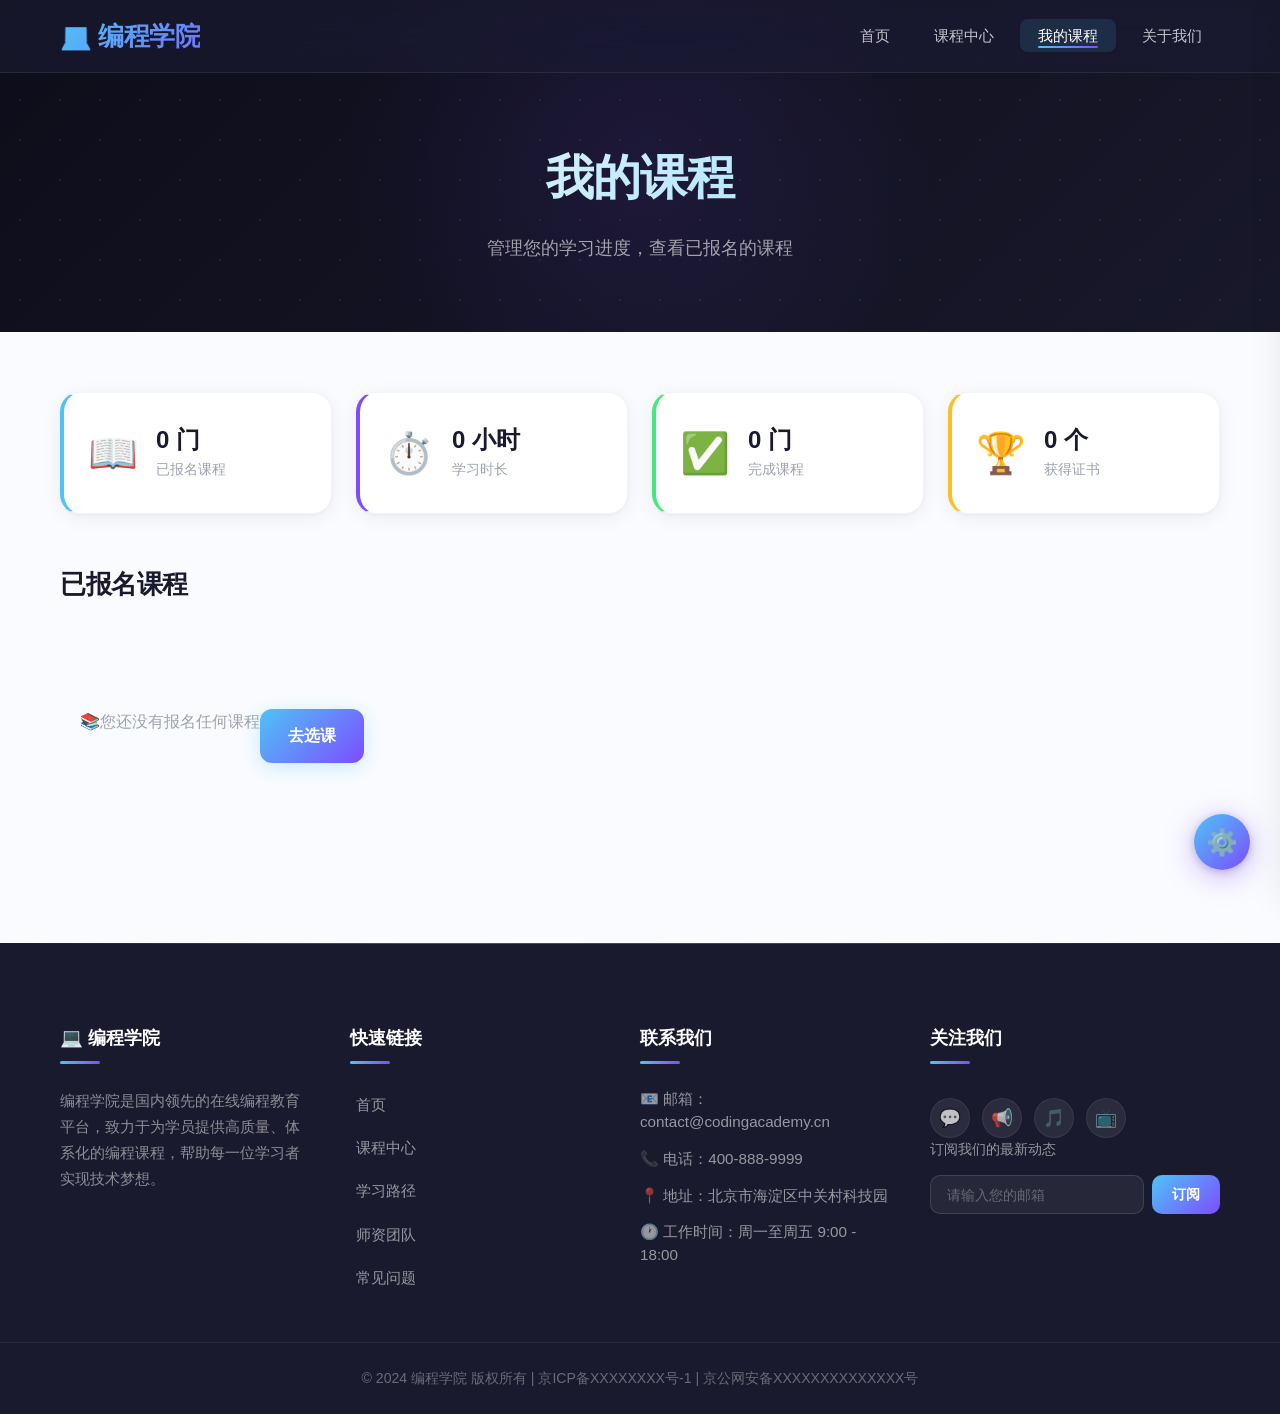
<file: dashboard.html>
<!doctype html>
<html lang="zh-CN">
    <head>
        <meta charset="UTF-8" />
        <meta name="viewport" content="width=device-width, initial-scale=1.0" />
        <title>我的课程 - 编程学院</title>
        <link rel="stylesheet" href="styles.css" />
    </head>
    <body>
        <!-- 导航栏 -->
        <nav class="navbar">
            <div class="container nav-container">
                <a href="index.html" class="logo">💻 编程学院</a>
                <ul class="nav-links">
                    <li>
                        <a
                            href="index.html"
                            class="nav-link"
                            data-i18n="nav.home"
                            >首页</a
                        >
                    </li>
                    <li>
                        <a
                            href="courses.html"
                            class="nav-link"
                            data-i18n="nav.courses"
                            >课程中心</a
                        >
                    </li>
                    <li>
                        <a
                            href="dashboard.html"
                            class="nav-link active"
                            data-i18n="nav.dashboard"
                            >我的课程</a
                        >
                    </li>
                    <li>
                        <a
                            href="about.html"
                            class="nav-link"
                            data-i18n="nav.about"
                            >关于我们</a
                        >
                    </li>
                </ul>
                <button class="mobile-menu-btn" aria-label="打开菜单">
                    <span></span>
                    <span></span>
                    <span></span>
                </button>
            </div>
        </nav>

        <!-- 页面头部 -->
        <section class="page-header">
            <div class="container">
                <h1 data-i18n="dashboard.title">我的课程</h1>
                <p data-i18n="dashboard.subtitle">
                    管理您的学习进度，查看已报名的课程
                </p>
            </div>
        </section>

        <!-- 仪表盘主体 -->
        <section class="dashboard-section">
            <div class="container">
                <!-- 数据统计概览 -->
                <div class="dashboard-stats">
                    <div class="dash-stat-card">
                        <span class="dash-stat-icon">📖</span>
                        <div class="dash-stat-info">
                            <span class="dash-stat-value"
                                ><span id="enrolledCount">0</span> 门</span
                            >
                            <span
                                class="dash-stat-label"
                                data-i18n="dashboard.enrolled"
                                >已报名课程</span
                            >
                        </div>
                    </div>
                    <div class="dash-stat-card">
                        <span class="dash-stat-icon">⏱️</span>
                        <div class="dash-stat-info">
                            <span class="dash-stat-value"
                                ><span id="studyHours">0</span> 小时</span
                            >
                            <span
                                class="dash-stat-label"
                                data-i18n="dashboard.hours"
                                >学习时长</span
                            >
                        </div>
                    </div>
                    <div class="dash-stat-card">
                        <span class="dash-stat-icon">✅</span>
                        <div class="dash-stat-info">
                            <span class="dash-stat-value"
                                ><span id="completedCount">0</span> 门</span
                            >
                            <span
                                class="dash-stat-label"
                                data-i18n="dashboard.completed"
                                >完成课程</span
                            >
                        </div>
                    </div>
                    <div class="dash-stat-card">
                        <span class="dash-stat-icon">🏆</span>
                        <div class="dash-stat-info">
                            <span class="dash-stat-value"
                                ><span id="certCount">0</span> 个</span
                            >
                            <span
                                class="dash-stat-label"
                                data-i18n="dashboard.certs"
                                >获得证书</span
                            >
                        </div>
                    </div>
                </div>

                <!-- 已报名课程标题 -->
                <h2 class="section-title" data-i18n="dashboard.enrolledtitle">
                    已报名课程
                </h2>

                <!-- 已报名课程列表（由 JavaScript 动态填充） -->
                <div id="enrolledCourses" class="enrolled-courses-list"></div>

                <!-- 空状态提示 -->
                <div id="emptyState" class="empty-state">
                    <span class="empty-state-icon">📚</span>
                    <p
                        class="empty-state-text"
                        data-i18n="dashboard.empty.title"
                    >
                        您还没有报名任何课程
                    </p>
                    <a
                        href="courses.html"
                        class="btn btn-primary"
                        data-i18n="dashboard.empty.btn"
                        >去选课</a
                    >
                </div>
            </div>
        </section>

        <!-- 页脚 -->
        <footer class="footer">
            <div class="container footer-grid">
                <div class="footer-col">
                    <h4 class="footer-heading">💻 编程学院</h4>
                    <p class="footer-about" data-i18n="footer.about">
                        编程学院是国内领先的在线编程教育平台，致力于为学员提供高质量、体系化的编程课程，帮助每一位学习者实现技术梦想。
                    </p>
                </div>

                <div class="footer-col">
                    <h4 class="footer-heading" data-i18n="footer.quicklinks">
                        快速链接
                    </h4>
                    <ul class="footer-links">
                        <li>
                            <a href="index.html" data-i18n="footer.home"
                                >首页</a
                            >
                        </li>
                        <li>
                            <a href="courses.html" data-i18n="footer.courses"
                                >课程中心</a
                            >
                        </li>
                        <li>
                            <a href="#" data-i18n="footer.path">学习路径</a>
                        </li>
                        <li>
                            <a href="#" data-i18n="footer.team">师资团队</a>
                        </li>
                        <li><a href="#" data-i18n="footer.faq">常见问题</a></li>
                    </ul>
                </div>

                <div class="footer-col">
                    <h4 class="footer-heading" data-i18n="footer.contact">
                        联系我们
                    </h4>
                    <ul class="footer-contact">
                        <li data-i18n="footer.email">
                            📧 邮箱：contact@codingacademy.cn
                        </li>
                        <li data-i18n="footer.phone">📞 电话：400-888-9999</li>
                        <li data-i18n="footer.address">
                            📍 地址：北京市海淀区中关村科技园
                        </li>
                        <li data-i18n="footer.hours">
                            🕐 工作时间：周一至周五 9:00 - 18:00
                        </li>
                    </ul>
                </div>

                <div class="footer-col">
                    <h4 class="footer-heading" data-i18n="footer.follow">
                        关注我们
                    </h4>
                    <div class="social-links">
                        <a href="#" class="social-link" title="微信">💬</a>
                        <a href="#" class="social-link" title="微博">📢</a>
                        <a href="#" class="social-link" title="抖音">🎵</a>
                        <a href="#" class="social-link" title="哔哩哔哩">📺</a>
                    </div>
                    <p
                        class="footer-newsletter-label"
                        data-i18n="footer.subscribe.label"
                    >
                        订阅我们的最新动态
                    </p>
                    <div class="newsletter-form">
                        <input
                            type="email"
                            placeholder="请输入您的邮箱"
                            class="newsletter-input"
                            data-i18n-placeholder="footer.subscribe.placeholder"
                        />
                        <button
                            class="btn btn-subscribe"
                            data-i18n="footer.subscribe.btn"
                        >
                            订阅
                        </button>
                    </div>
                </div>
            </div>
            <div class="footer-bottom">
                <div class="container">
                    <p data-i18n="footer.copyright">
                        © 2024 编程学院 版权所有 | 京ICP备XXXXXXXX号-1 |
                        京公网安备XXXXXXXXXXXXXX号
                    </p>
                </div>
            </div>
        </footer>

        <script src="settings.js"></script>
        <script src="dashboard.js"></script>
    </body>
</html>
</file>
<file: styles.css>
/* ============================================
   Chinese Programming Course Enrollment Website
   Modern CSS with Animations & Effects
   ============================================ */

/* === Base Reset & Global Styles === */
*,
*::before,
*::after {
    margin: 0;
    padding: 0;
    box-sizing: border-box;
}

html {
    scroll-behavior: smooth;
    font-size: 16px;
}

body {
    font-family:
        "PingFang SC", "Microsoft YaHei", "Helvetica Neue", Arial, sans-serif;
    color: #2d2d3a;
    background: #fafbff;
    line-height: 1.6;
    overflow-x: hidden;
    -webkit-font-smoothing: antialiased;
    -moz-osx-font-smoothing: grayscale;
}

a {
    text-decoration: none;
    color: inherit;
}

ul {
    list-style: none;
}

img {
    max-width: 100%;
    display: block;
}

/* === Custom Scrollbar === */
::-webkit-scrollbar {
    width: 10px;
}

::-webkit-scrollbar-track {
    background: #1a1a2e;
}

::-webkit-scrollbar-thumb {
    background: linear-gradient(180deg, #4fc3f7, #7c4dff);
    border-radius: 10px;
    border: 2px solid #1a1a2e;
}

::-webkit-scrollbar-thumb:hover {
    background: linear-gradient(180deg, #81d4fa, #9c6fff);
}

/* === Selection Color === */
::selection {
    background: rgba(124, 77, 255, 0.3);
    color: #1a1a2e;
}

::-moz-selection {
    background: rgba(124, 77, 255, 0.3);
    color: #1a1a2e;
}

/* === Keyframe Animations === */
@keyframes float {
    0%,
    100% {
        transform: translateY(0) rotate(0deg);
        opacity: 0.6;
    }
    25% {
        transform: translateY(-30px) rotate(5deg);
        opacity: 0.8;
    }
    50% {
        transform: translateY(-15px) rotate(-3deg);
        opacity: 0.5;
    }
    75% {
        transform: translateY(-40px) rotate(8deg);
        opacity: 0.7;
    }
}

@keyframes float2 {
    0%,
    100% {
        transform: translate(0, 0) scale(1);
    }
    33% {
        transform: translate(30px, -30px) scale(1.05);
    }
    66% {
        transform: translate(-20px, -50px) scale(0.95);
    }
}

@keyframes float3 {
    0%,
    100% {
        transform: translate(0, 0) rotate(0deg);
    }
    50% {
        transform: translate(-40px, -20px) rotate(180deg);
    }
}

@keyframes fadeInUp {
    from {
        opacity: 0;
        transform: translateY(40px);
    }
    to {
        opacity: 1;
        transform: translateY(0);
    }
}

@keyframes pulse {
    0%,
    100% {
        box-shadow: 0 0 0 0 rgba(79, 195, 247, 0.4);
    }
    50% {
        box-shadow: 0 0 0 15px rgba(79, 195, 247, 0);
    }
}

@keyframes gradientShift {
    0% {
        background-position: 0% 50%;
    }
    50% {
        background-position: 100% 50%;
    }
    100% {
        background-position: 0% 50%;
    }
}

@keyframes slideDown {
    from {
        transform: translateY(-100%);
        opacity: 0;
    }
    to {
        transform: translateY(0);
        opacity: 1;
    }
}

@keyframes textGradient {
    0% {
        background-position: 0% 50%;
    }
    50% {
        background-position: 100% 50%;
    }
    100% {
        background-position: 0% 50%;
    }
}

@keyframes scaleIn {
    from {
        opacity: 0;
        transform: scale(0.9);
    }
    to {
        opacity: 1;
        transform: scale(1);
    }
}

@keyframes shimmer {
    0% {
        background-position: -200% center;
    }
    100% {
        background-position: 200% center;
    }
}

@keyframes borderGlow {
    0%,
    100% {
        border-top-color: #4fc3f7;
    }
    33% {
        border-top-color: #7c4dff;
    }
    66% {
        border-top-color: #ff6b6b;
    }
}

@keyframes countUp {
    from {
        opacity: 0;
        transform: scale(0.5);
    }
    to {
        opacity: 1;
        transform: scale(1);
    }
}

@keyframes dotPulse {
    0%,
    100% {
        opacity: 0.15;
    }
    50% {
        opacity: 0.3;
    }
}

/* === Layout === */
.container {
    max-width: 1200px;
    margin: 0 auto;
    padding: 0 20px;
}

.section {
    padding: 100px 0;
}

.section-title {
    text-align: center;
    font-size: 2.5rem;
    font-weight: 800;
    margin-bottom: 15px;
    color: #1a1a2e;
    letter-spacing: -0.5px;
}

.section-subtitle {
    text-align: center;
    color: #6b7280;
    font-size: 1.15rem;
    margin-bottom: 60px;
    max-width: 600px;
    margin-left: auto;
    margin-right: auto;
}

/* === Navbar === */
.navbar {
    position: fixed;
    top: 0;
    left: 0;
    right: 0;
    z-index: 1000;
    background: rgba(26, 26, 46, 0.75);
    backdrop-filter: blur(20px) saturate(180%);
    -webkit-backdrop-filter: blur(20px) saturate(180%);
    border-bottom: 1px solid rgba(255, 255, 255, 0.08);
    padding: 0 20px;
    transition: all 0.4s cubic-bezier(0.4, 0, 0.2, 1);
    animation: slideDown 0.6s ease-out;
}

.navbar.scrolled {
    background: rgba(26, 26, 46, 0.92);
    box-shadow: 0 8px 32px rgba(0, 0, 0, 0.3);
}

.nav-container {
    max-width: 1200px;
    margin: 0 auto;
    display: flex;
    justify-content: space-between;
    align-items: center;
    height: 72px;
}

.logo {
    font-size: 1.6rem;
    font-weight: 800;
    color: #ffffff;
    text-decoration: none;
    background: linear-gradient(135deg, #4fc3f7, #7c4dff, #ff6b9d);
    background-size: 300% 300%;
    -webkit-background-clip: text;
    -webkit-text-fill-color: transparent;
    background-clip: text;
    animation: textGradient 4s ease infinite;
    letter-spacing: -0.5px;
    transition: transform 0.3s ease;
}

.logo:hover {
    transform: scale(1.05);
}

.nav-links {
    display: flex;
    align-items: center;
    gap: 8px;
}

.nav-link {
    color: rgba(255, 255, 255, 0.75);
    text-decoration: none;
    padding: 8px 18px;
    border-radius: 8px;
    font-size: 0.95rem;
    font-weight: 500;
    position: relative;
    transition: all 0.3s ease;
    overflow: hidden;
}

.nav-link::after {
    content: "";
    position: absolute;
    bottom: 4px;
    left: 18px;
    right: 18px;
    height: 2px;
    background: linear-gradient(90deg, #4fc3f7, #7c4dff);
    border-radius: 2px;
    transform: scaleX(0);
    transform-origin: center;
    transition: transform 0.3s cubic-bezier(0.4, 0, 0.2, 1);
}

.nav-link:hover {
    color: #ffffff;
    background: rgba(255, 255, 255, 0.06);
}

.nav-link:hover::after {
    transform: scaleX(1);
}

.nav-link.active {
    color: #ffffff;
    background: rgba(79, 195, 247, 0.12);
}

.nav-link.active::after {
    transform: scaleX(1);
    background: linear-gradient(90deg, #4fc3f7, #7c4dff);
}

.mobile-menu-btn {
    display: none;
    flex-direction: column;
    justify-content: center;
    gap: 5px;
    width: 36px;
    height: 36px;
    background: none;
    border: none;
    cursor: pointer;
    padding: 6px;
    border-radius: 8px;
    transition: background 0.3s ease;
}

.mobile-menu-btn:hover {
    background: rgba(255, 255, 255, 0.1);
}

.mobile-menu-btn span {
    display: block;
    width: 100%;
    height: 2px;
    background: #ffffff;
    border-radius: 2px;
    transition: all 0.3s ease;
}

/* === Hero Section === */
.hero {
    min-height: 100vh;
    display: flex;
    align-items: center;
    justify-content: center;
    position: relative;
    overflow: hidden;
    background: linear-gradient(
        135deg,
        #0d0d1a 0%,
        #1a1a2e 25%,
        #16213e 50%,
        #1a1a3e 75%,
        #0d0d1a 100%
    );
    background-size: 400% 400%;
    animation: gradientShift 15s ease infinite;
}

/* Dot/grid pattern background */
.hero::before {
    content: "";
    position: absolute;
    top: 0;
    left: 0;
    right: 0;
    bottom: 0;
    background-image: radial-gradient(
        circle,
        rgba(79, 195, 247, 0.12) 1px,
        transparent 1px
    );
    background-size: 40px 40px;
    animation: dotPulse 6s ease-in-out infinite;
    z-index: 1;
}

/* Floating particles / shapes */
.hero::after {
    content: "";
    position: absolute;
    top: 10%;
    left: 5%;
    width: 400px;
    height: 400px;
    background: radial-gradient(
        circle,
        rgba(124, 77, 255, 0.15) 0%,
        transparent 70%
    );
    border-radius: 50%;
    animation: float2 12s ease-in-out infinite;
    z-index: 1;
}

.hero .hero-particles {
    position: absolute;
    top: 0;
    left: 0;
    right: 0;
    bottom: 0;
    z-index: 1;
    overflow: hidden;
}

.hero .hero-particle {
    position: absolute;
    border-radius: 50%;
    opacity: 0;
    animation: float 8s ease-in-out infinite;
}

.hero .hero-particle:nth-child(1) {
    width: 6px;
    height: 6px;
    background: #4fc3f7;
    top: 20%;
    left: 15%;
    animation-duration: 7s;
    animation-delay: 0s;
    opacity: 0.6;
}

.hero .hero-particle:nth-child(2) {
    width: 8px;
    height: 8px;
    background: #7c4dff;
    top: 60%;
    left: 80%;
    animation-duration: 9s;
    animation-delay: 1s;
    opacity: 0.5;
}

.hero .hero-particle:nth-child(3) {
    width: 4px;
    height: 4px;
    background: #ff6b9d;
    top: 40%;
    left: 60%;
    animation-duration: 6s;
    animation-delay: 2s;
    opacity: 0.7;
}

.hero .hero-particle:nth-child(4) {
    width: 10px;
    height: 10px;
    background: rgba(79, 195, 247, 0.4);
    top: 80%;
    left: 25%;
    animation-duration: 11s;
    animation-delay: 0.5s;
    opacity: 0.4;
}

.hero .hero-particle:nth-child(5) {
    width: 5px;
    height: 5px;
    background: rgba(124, 77, 255, 0.5);
    top: 15%;
    left: 70%;
    animation-duration: 8s;
    animation-delay: 3s;
    opacity: 0.6;
}

/* Additional floating decorative shapes via pseudo-elements on hero-content */
.hero-content {
    position: relative;
    z-index: 10;
    text-align: center;
    color: #ffffff;
    max-width: 800px;
    padding: 0 20px;
    animation: fadeInUp 1s ease-out 0.3s both;
}

.hero-content::before {
    content: "{ }";
    position: absolute;
    top: -80px;
    right: -120px;
    font-size: 6rem;
    font-weight: 800;
    color: rgba(79, 195, 247, 0.06);
    animation: float3 10s ease-in-out infinite;
    pointer-events: none;
    z-index: -1;
}

.hero-content::after {
    content: "</ >";
    position: absolute;
    bottom: -60px;
    left: -100px;
    font-size: 5rem;
    font-weight: 800;
    color: rgba(124, 77, 255, 0.06);
    animation: float2 12s ease-in-out infinite reverse;
    pointer-events: none;
    z-index: -1;
}

.hero-title {
    font-size: 4rem;
    font-weight: 900;
    line-height: 1.15;
    margin-bottom: 24px;
    letter-spacing: -1.5px;
    background: linear-gradient(
        135deg,
        #ffffff 0%,
        #4fc3f7 30%,
        #7c4dff 60%,
        #ff6b9d 100%
    );
    background-size: 300% 300%;
    -webkit-background-clip: text;
    -webkit-text-fill-color: transparent;
    background-clip: text;
    animation: textGradient 6s ease infinite;
}

.hero-subtitle {
    font-size: 1.3rem;
    color: rgba(255, 255, 255, 0.65);
    margin-bottom: 40px;
    line-height: 1.7;
    font-weight: 400;
    max-width: 600px;
    margin-left: auto;
    margin-right: auto;
}

/* === Buttons === */
.btn {
    display: inline-flex;
    align-items: center;
    justify-content: center;
    gap: 8px;
    padding: 12px 28px;
    border: none;
    border-radius: 12px;
    font-size: 1rem;
    font-weight: 600;
    font-family: inherit;
    cursor: pointer;
    transition: all 0.3s cubic-bezier(0.4, 0, 0.2, 1);
    text-decoration: none;
    position: relative;
    overflow: hidden;
}

.btn::before {
    content: "";
    position: absolute;
    top: 0;
    left: -100%;
    width: 100%;
    height: 100%;
    background: linear-gradient(
        90deg,
        transparent,
        rgba(255, 255, 255, 0.15),
        transparent
    );
    transition: left 0.5s ease;
}

.btn:hover::before {
    left: 100%;
}

.btn-primary {
    background: linear-gradient(135deg, #4fc3f7, #7c4dff);
    color: #ffffff;
    box-shadow: 0 4px 20px rgba(79, 195, 247, 0.3);
}

.btn-primary:hover {
    transform: translateY(-2px) scale(1.03);
    box-shadow:
        0 8px 40px rgba(79, 195, 247, 0.45),
        0 0 60px rgba(124, 77, 255, 0.2);
}

.btn-primary:active {
    transform: translateY(0) scale(0.98);
}

.btn-lg {
    padding: 16px 40px;
    font-size: 1.15rem;
    border-radius: 14px;
    animation: pulse 3s infinite;
}

.btn-lg:hover {
    animation: none;
    transform: translateY(-3px) scale(1.05);
    box-shadow:
        0 12px 50px rgba(79, 195, 247, 0.5),
        0 0 80px rgba(124, 77, 255, 0.25);
}

/* === Course Section === */
.courses-section {
    background: linear-gradient(180deg, #f0f4ff 0%, #f8f9ff 50%, #f0f4ff 100%);
    position: relative;
}

.courses-section::before {
    content: "";
    position: absolute;
    top: 0;
    left: 0;
    right: 0;
    height: 1px;
    background: linear-gradient(
        90deg,
        transparent,
        rgba(79, 195, 247, 0.3),
        rgba(124, 77, 255, 0.3),
        transparent
    );
}

.courses-grid {
    display: grid;
    grid-template-columns: repeat(3, 1fr);
    gap: 30px;
}

.course-card {
    background: #ffffff;
    border-radius: 20px;
    overflow: hidden;
    box-shadow:
        0 4px 20px rgba(0, 0, 0, 0.06),
        0 1px 3px rgba(0, 0, 0, 0.04);
    transition: all 0.4s cubic-bezier(0.4, 0, 0.2, 1);
    border: 1px solid rgba(0, 0, 0, 0.04);
    position: relative;
}

.course-card::before {
    content: "";
    position: absolute;
    top: 0;
    left: 0;
    right: 0;
    height: 3px;
    background: linear-gradient(90deg, #4fc3f7, #7c4dff);
    opacity: 0;
    transition: opacity 0.4s ease;
}

.course-card:hover {
    transform: translateY(-10px) scale(1.02);
    box-shadow:
        0 20px 60px rgba(0, 0, 0, 0.12),
        0 8px 24px rgba(79, 195, 247, 0.08);
}

.course-card:hover::before {
    opacity: 1;
}

/* Staggered animation delays for cards */
.course-card.animate {
    animation: fadeInUp 0.6s ease-out both;
}

.course-card:nth-child(1).animate {
    animation-delay: 0.1s;
}
.course-card:nth-child(2).animate {
    animation-delay: 0.2s;
}
.course-card:nth-child(3).animate {
    animation-delay: 0.3s;
}
.course-card:nth-child(4).animate {
    animation-delay: 0.4s;
}
.course-card:nth-child(5).animate {
    animation-delay: 0.5s;
}
.course-card:nth-child(6).animate {
    animation-delay: 0.6s;
}
.course-card:nth-child(7).animate {
    animation-delay: 0.7s;
}
.course-card:nth-child(8).animate {
    animation-delay: 0.8s;
}
.course-card:nth-child(9).animate {
    animation-delay: 0.9s;
}

.card-header {
    height: 150px;
    display: flex;
    align-items: center;
    justify-content: center;
    position: relative;
    background: linear-gradient(135deg, #f0f4ff 0%, #e8ecff 100%);
    overflow: hidden;
}

.card-header::before {
    content: "";
    position: absolute;
    width: 200px;
    height: 200px;
    background: radial-gradient(
        circle,
        rgba(79, 195, 247, 0.08) 0%,
        transparent 70%
    );
    border-radius: 50%;
    top: -50px;
    right: -50px;
}

.card-header::after {
    content: "";
    position: absolute;
    width: 150px;
    height: 150px;
    background: radial-gradient(
        circle,
        rgba(124, 77, 255, 0.06) 0%,
        transparent 70%
    );
    border-radius: 50%;
    bottom: -40px;
    left: -30px;
}

.course-icon {
    font-size: 60px;
    position: relative;
    z-index: 2;
    filter: drop-shadow(0 4px 8px rgba(0, 0, 0, 0.1));
    transition: transform 0.4s cubic-bezier(0.4, 0, 0.2, 1);
}

.course-card:hover .course-icon {
    transform: scale(1.15) rotate(-5deg);
}

.difficulty-tag {
    position: absolute;
    top: 12px;
    right: 12px;
    padding: 4px 14px;
    border-radius: 20px;
    font-size: 0.75rem;
    font-weight: 700;
    color: #ffffff;
    z-index: 3;
    letter-spacing: 0.5px;
    text-transform: uppercase;
    box-shadow: 0 2px 8px rgba(0, 0, 0, 0.15);
}

.tag-beginner {
    background: linear-gradient(135deg, #43e97b, #38f9d7);
    color: #064e3b;
}

.tag-intermediate {
    background: linear-gradient(135deg, #f6d365, #fda085);
    color: #7c2d12;
}

.tag-advanced {
    background: linear-gradient(135deg, #f093fb, #f5576c);
    color: #ffffff;
}

.card-body {
    padding: 24px;
}

.course-title {
    font-size: 1.15rem;
    font-weight: 700;
    color: #1a1a2e;
    margin-bottom: 8px;
    line-height: 1.4;
    transition: color 0.3s ease;
}

.course-card:hover .course-title {
    color: #7c4dff;
}

.course-instructor {
    color: #9ca3af;
    font-size: 0.9rem;
    margin-bottom: 14px;
    display: flex;
    align-items: center;
    gap: 6px;
}

.course-rating {
    display: flex;
    align-items: center;
    gap: 8px;
    margin-bottom: 8px;
}

.stars {
    color: #fbbf24;
    font-size: 0.95rem;
    letter-spacing: 2px;
}

.rating-number {
    font-size: 0.85rem;
    color: #9ca3af;
    font-weight: 500;
}

.course-enrolled {
    font-size: 0.85rem;
    color: #9ca3af;
    margin-bottom: 0;
}

.card-footer {
    display: flex;
    justify-content: space-between;
    align-items: center;
    padding: 18px 24px;
    border-top: 1px solid rgba(0, 0, 0, 0.05);
    background: rgba(248, 249, 255, 0.5);
}

.course-price {
    font-size: 1.4rem;
    font-weight: 800;
    color: #f43f5e;
    letter-spacing: -0.5px;
}

.course-price .original-price {
    font-size: 0.85rem;
    color: #9ca3af;
    text-decoration: line-through;
    font-weight: 400;
    margin-left: 6px;
}

.btn-enroll {
    display: inline-flex;
    align-items: center;
    gap: 6px;
    padding: 10px 24px;
    background: linear-gradient(135deg, #4fc3f7, #7c4dff);
    color: #ffffff;
    border: none;
    border-radius: 10px;
    font-size: 0.9rem;
    font-weight: 600;
    font-family: inherit;
    cursor: pointer;
    transition: all 0.3s cubic-bezier(0.4, 0, 0.2, 1);
    position: relative;
    overflow: hidden;
}

.btn-enroll::before {
    content: "";
    position: absolute;
    top: 0;
    left: -100%;
    width: 100%;
    height: 100%;
    background: linear-gradient(
        90deg,
        transparent,
        rgba(255, 255, 255, 0.2),
        transparent
    );
    transition: left 0.5s ease;
}

.btn-enroll:hover {
    transform: translateY(-2px);
    box-shadow:
        0 6px 25px rgba(124, 77, 255, 0.4),
        0 0 40px rgba(79, 195, 247, 0.15);
}

.btn-enroll:hover::before {
    left: 100%;
}

.btn-enroll:active {
    transform: translateY(0);
}

/* === Features Section === */
.features-section {
    background: #ffffff;
    position: relative;
}

.features-grid {
    display: grid;
    grid-template-columns: repeat(4, 1fr);
    gap: 28px;
}

.feature-card {
    text-align: center;
    padding: 40px 24px;
    border-radius: 20px;
    background: #ffffff;
    border: 1px solid rgba(0, 0, 0, 0.04);
    transition: all 0.4s cubic-bezier(0.4, 0, 0.2, 1);
    position: relative;
    overflow: hidden;
}

.feature-card::before {
    content: "";
    position: absolute;
    top: 0;
    left: 0;
    right: 0;
    height: 4px;
    background: linear-gradient(90deg, #4fc3f7, #7c4dff);
    transform: scaleX(0);
    transform-origin: left;
    transition: transform 0.4s cubic-bezier(0.4, 0, 0.2, 1);
    border-radius: 4px 4px 0 0;
}

.feature-card::after {
    content: "";
    position: absolute;
    top: 0;
    left: 0;
    right: 0;
    bottom: 0;
    background: linear-gradient(
        135deg,
        rgba(79, 195, 247, 0.03),
        rgba(124, 77, 255, 0.03)
    );
    opacity: 0;
    transition: opacity 0.4s ease;
    pointer-events: none;
}

.feature-card:hover {
    transform: translateY(-8px);
    box-shadow:
        0 20px 50px rgba(0, 0, 0, 0.08),
        0 8px 20px rgba(79, 195, 247, 0.06);
    border-color: rgba(79, 195, 247, 0.15);
}

.feature-card:hover::before {
    transform: scaleX(1);
}

.feature-card:hover::after {
    opacity: 1;
}

/* Staggered animation for feature cards */
.feature-card.animate {
    animation: fadeInUp 0.6s ease-out both;
}

.feature-card:nth-child(1).animate {
    animation-delay: 0.1s;
}
.feature-card:nth-child(2).animate {
    animation-delay: 0.2s;
}
.feature-card:nth-child(3).animate {
    animation-delay: 0.3s;
}
.feature-card:nth-child(4).animate {
    animation-delay: 0.4s;
}

.feature-icon {
    font-size: 50px;
    margin-bottom: 20px;
    display: inline-block;
    transition: transform 0.4s cubic-bezier(0.4, 0, 0.2, 1);
    position: relative;
    z-index: 1;
}

.feature-card:hover .feature-icon {
    transform: scale(1.2) translateY(-4px);
}

.feature-title {
    font-size: 1.15rem;
    font-weight: 700;
    color: #1a1a2e;
    margin-bottom: 12px;
    position: relative;
    z-index: 1;
}

.feature-desc {
    color: #6b7280;
    font-size: 0.95rem;
    line-height: 1.65;
    position: relative;
    z-index: 1;
}

/* === Stats Section === */
.stats-section {
    background: linear-gradient(
        135deg,
        #1a1a2e 0%,
        #16213e 40%,
        #1a1a3e 70%,
        #0d0d1a 100%
    );
    background-size: 400% 400%;
    animation: gradientShift 20s ease infinite;
    color: #ffffff;
    position: relative;
    overflow: hidden;
}

.stats-section::before {
    content: "";
    position: absolute;
    top: 0;
    left: 0;
    right: 0;
    bottom: 0;
    background-image: radial-gradient(
        circle,
        rgba(79, 195, 247, 0.08) 1px,
        transparent 1px
    );
    background-size: 50px 50px;
    pointer-events: none;
}

.stats-section::after {
    content: "";
    position: absolute;
    top: 50%;
    left: 50%;
    transform: translate(-50%, -50%);
    width: 600px;
    height: 600px;
    background: radial-gradient(
        circle,
        rgba(124, 77, 255, 0.08) 0%,
        transparent 70%
    );
    border-radius: 50%;
    pointer-events: none;
}

.stats-grid {
    display: grid;
    grid-template-columns: repeat(4, 1fr);
    gap: 40px;
    position: relative;
    z-index: 2;
}

.stat-item {
    text-align: center;
    position: relative;
    padding: 20px;
}

.stat-item::after {
    content: "";
    position: absolute;
    right: 0;
    top: 25%;
    height: 50%;
    width: 1px;
    background: linear-gradient(
        180deg,
        transparent,
        rgba(255, 255, 255, 0.15),
        transparent
    );
}

.stat-item:last-child::after {
    display: none;
}

.stat-number {
    font-size: 3.5rem;
    font-weight: 900;
    letter-spacing: -2px;
    line-height: 1;
    margin-bottom: 10px;
    background: linear-gradient(135deg, #4fc3f7, #7c4dff, #ff6b9d);
    -webkit-background-clip: text;
    -webkit-text-fill-color: transparent;
    background-clip: text;
}

.stat-item.animate .stat-number {
    animation: countUp 0.8s ease-out both;
}

.stat-item:nth-child(1).animate .stat-number {
    animation-delay: 0.1s;
}
.stat-item:nth-child(2).animate .stat-number {
    animation-delay: 0.25s;
}
.stat-item:nth-child(3).animate .stat-number {
    animation-delay: 0.4s;
}
.stat-item:nth-child(4).animate .stat-number {
    animation-delay: 0.55s;
}

.stat-label {
    font-size: 1rem;
    color: rgba(255, 255, 255, 0.6);
    font-weight: 500;
    letter-spacing: 0.5px;
}

/* === Footer === */
.footer {
    background: #1a1a2e;
    color: rgba(255, 255, 255, 0.7);
    padding-top: 80px;
    position: relative;
    overflow: hidden;
}

.footer::before {
    content: "";
    position: absolute;
    top: 0;
    left: 0;
    right: 0;
    height: 1px;
    background: linear-gradient(
        90deg,
        transparent,
        rgba(79, 195, 247, 0.4),
        rgba(124, 77, 255, 0.4),
        transparent
    );
}

.footer-grid {
    display: grid;
    grid-template-columns: repeat(4, 1fr);
    gap: 40px;
    padding-bottom: 50px;
}

.footer-col {
    display: flex;
    flex-direction: column;
}

.footer-heading {
    color: #ffffff;
    font-size: 1.15rem;
    font-weight: 700;
    margin-bottom: 24px;
    position: relative;
    padding-bottom: 12px;
}

.footer-heading::after {
    content: "";
    position: absolute;
    bottom: 0;
    left: 0;
    width: 40px;
    height: 3px;
    background: linear-gradient(90deg, #4fc3f7, #7c4dff);
    border-radius: 3px;
}

.footer-about {
    color: rgba(255, 255, 255, 0.5);
    font-size: 0.95rem;
    line-height: 1.7;
}

.footer-links {
    display: flex;
    flex-direction: column;
    gap: 12px;
}

.footer-links li a {
    color: rgba(255, 255, 255, 0.55);
    font-size: 0.95rem;
    transition: all 0.3s ease;
    display: inline-flex;
    align-items: center;
    gap: 6px;
    padding: 2px 0;
}

.footer-links li a:hover {
    color: #ffffff;
    transform: translateX(6px);
}

.footer-links li a::before {
    content: "";
    width: 0;
    height: 2px;
    background: #4fc3f7;
    transition: width 0.3s ease;
    border-radius: 2px;
}

.footer-links li a:hover::before {
    width: 12px;
}

.footer-contact {
    display: flex;
    flex-direction: column;
    gap: 14px;
}

.footer-contact li {
    color: rgba(255, 255, 255, 0.55);
    font-size: 0.95rem;
    display: flex;
    align-items: center;
    gap: 10px;
    line-height: 1.5;
}

.social-links {
    display: flex;
    gap: 12px;
    margin-top: 10px;
}

.social-link {
    width: 40px;
    height: 40px;
    border-radius: 50%;
    background: rgba(255, 255, 255, 0.08);
    display: flex;
    align-items: center;
    justify-content: center;
    font-size: 1.1rem;
    color: rgba(255, 255, 255, 0.7);
    transition: all 0.3s cubic-bezier(0.4, 0, 0.2, 1);
    border: 1px solid rgba(255, 255, 255, 0.06);
    text-decoration: none;
}

.social-link:hover {
    background: linear-gradient(135deg, #4fc3f7, #7c4dff);
    color: #ffffff;
    transform: translateY(-4px) scale(1.1);
    box-shadow: 0 8px 25px rgba(124, 77, 255, 0.3);
    border-color: transparent;
}

.footer-newsletter-label {
    font-size: 0.9rem;
    color: rgba(255, 255, 255, 0.55);
    margin-bottom: 14px;
    line-height: 1.6;
}

.newsletter-form {
    display: flex;
    gap: 8px;
}

.newsletter-input {
    flex: 1;
    padding: 10px 16px;
    background: rgba(255, 255, 255, 0.06);
    border: 1px solid rgba(255, 255, 255, 0.12);
    border-radius: 10px;
    color: #ffffff;
    font-size: 0.9rem;
    font-family: inherit;
    transition: all 0.3s ease;
    outline: none;
}

.newsletter-input::placeholder {
    color: rgba(255, 255, 255, 0.3);
}

.newsletter-input:focus {
    border-color: #4fc3f7;
    background: rgba(79, 195, 247, 0.06);
    box-shadow: 0 0 0 3px rgba(79, 195, 247, 0.1);
}

.btn-subscribe {
    padding: 10px 20px;
    background: linear-gradient(135deg, #4fc3f7, #7c4dff);
    color: #ffffff;
    border: none;
    border-radius: 10px;
    font-size: 0.9rem;
    font-weight: 600;
    font-family: inherit;
    cursor: pointer;
    transition: all 0.3s ease;
    white-space: nowrap;
}

.btn-subscribe:hover {
    transform: translateY(-2px);
    box-shadow: 0 6px 20px rgba(79, 195, 247, 0.3);
}

.footer-bottom {
    border-top: 1px solid rgba(255, 255, 255, 0.06);
    text-align: center;
    padding: 24px 0;
    font-size: 0.88rem;
    color: rgba(255, 255, 255, 0.35);
}

.footer-bottom a {
    color: rgba(255, 255, 255, 0.5);
    transition: color 0.3s ease;
}

.footer-bottom a:hover {
    color: #4fc3f7;
}

/* === Modal === */
.modal-overlay {
    position: fixed;
    top: 0;
    left: 0;
    right: 0;
    bottom: 0;
    background: rgba(0, 0, 0, 0.6);
    backdrop-filter: blur(8px);
    -webkit-backdrop-filter: blur(8px);
    z-index: 2000;
    display: flex;
    align-items: center;
    justify-content: center;
    opacity: 0;
    visibility: hidden;
    transition: all 0.4s cubic-bezier(0.4, 0, 0.2, 1);
    padding: 20px;
}

.modal-overlay.active {
    opacity: 1;
    visibility: visible;
}

.modal {
    background: #ffffff;
    max-width: 500px;
    width: 100%;
    border-radius: 24px;
    padding: 0;
    position: relative;
    transform: scale(0.9) translateY(20px);
    transition: all 0.4s cubic-bezier(0.4, 0, 0.2, 1);
    box-shadow:
        0 25px 80px rgba(0, 0, 0, 0.25),
        0 10px 30px rgba(0, 0, 0, 0.15);
    overflow: hidden;
    max-height: 90vh;
    overflow-y: auto;
}

.modal-overlay.active .modal {
    transform: scale(1) translateY(0);
}

.modal::before {
    content: "";
    position: absolute;
    top: 0;
    left: 0;
    right: 0;
    height: 4px;
    background: linear-gradient(90deg, #4fc3f7, #7c4dff, #ff6b9d);
}

.modal-header {
    display: flex;
    justify-content: space-between;
    align-items: center;
    padding: 28px 32px 0;
}

.modal-header h2,
.modal-header .modal-title {
    font-size: 1.5rem;
    font-weight: 800;
    color: #1a1a2e;
}

.modal-close {
    width: 36px;
    height: 36px;
    display: flex;
    align-items: center;
    justify-content: center;
    border: none;
    background: rgba(0, 0, 0, 0.04);
    border-radius: 50%;
    font-size: 1.4rem;
    cursor: pointer;
    color: #6b7280;
    transition: all 0.3s ease;
    line-height: 1;
}

.modal-close:hover {
    background: rgba(244, 63, 94, 0.1);
    color: #f43f5e;
    transform: rotate(90deg);
}

.modal-body {
    padding: 28px 32px 32px;
}

.form-group {
    margin-bottom: 20px;
}

.form-group label {
    display: block;
    font-weight: 600;
    color: #1a1a2e;
    margin-bottom: 8px;
    font-size: 0.95rem;
}

.form-group input,
.form-group select {
    width: 100%;
    padding: 12px 16px;
    border: 2px solid #e5e7eb;
    border-radius: 12px;
    font-size: 1rem;
    font-family: inherit;
    color: #1a1a2e;
    background: #ffffff;
    transition: all 0.3s cubic-bezier(0.4, 0, 0.2, 1);
    outline: none;
    appearance: none;
    -webkit-appearance: none;
}

.form-group input::placeholder {
    color: #9ca3af;
}

.form-group input:focus,
.form-group select:focus {
    border-color: #4fc3f7;
    box-shadow: 0 0 0 4px rgba(79, 195, 247, 0.12);
}

.form-group select {
    background-image: url("data:image/svg+xml,%3Csvg xmlns='http://www.w3.org/2000/svg' width='12' height='12' viewBox='0 0 12 12'%3E%3Cpath fill='%236b7280' d='M6 8L1 3h10z'/%3E%3C/svg%3E");
    background-repeat: no-repeat;
    background-position: right 14px center;
    padding-right: 40px;
}

.btn-submit {
    width: 100%;
    padding: 14px 28px;
    background: linear-gradient(135deg, #4fc3f7, #7c4dff);
    color: #ffffff;
    border: none;
    border-radius: 12px;
    font-size: 1.1rem;
    font-weight: 700;
    font-family: inherit;
    cursor: pointer;
    transition: all 0.3s cubic-bezier(0.4, 0, 0.2, 1);
    position: relative;
    overflow: hidden;
    margin-top: 8px;
}

.btn-submit::before {
    content: "";
    position: absolute;
    top: 0;
    left: -100%;
    width: 100%;
    height: 100%;
    background: linear-gradient(
        90deg,
        transparent,
        rgba(255, 255, 255, 0.2),
        transparent
    );
    transition: left 0.5s ease;
}

.btn-submit:hover {
    transform: translateY(-2px);
    box-shadow: 0 8px 30px rgba(124, 77, 255, 0.4);
}

.btn-submit:hover::before {
    left: 100%;
}

.btn-submit:active {
    transform: translateY(0);
}

.modal-success {
    display: none;
    text-align: center;
    padding: 40px 20px;
    animation: scaleIn 0.5s ease-out;
}

.modal-success.show {
    display: block;
}

.modal-success .checkmark {
    font-size: 4rem;
    margin-bottom: 16px;
    display: block;
}

.modal-success h3 {
    font-size: 1.4rem;
    font-weight: 700;
    color: #1a1a2e;
    margin-bottom: 10px;
}

.modal-success p {
    color: #6b7280;
    font-size: 1rem;
}

/* === Animate Class (for scroll reveal) === */
.animate {
    animation: fadeInUp 0.6s ease-out both;
}

/* === Responsive Design === */

/* Tablet: 768px - 1024px */
@media (max-width: 1024px) {
    .section {
        padding: 80px 0;
    }

    .section-title {
        font-size: 2rem;
    }

    .hero-title {
        font-size: 3rem;
    }

    .hero-subtitle {
        font-size: 1.1rem;
    }

    .courses-grid {
        grid-template-columns: repeat(2, 1fr);
        gap: 24px;
    }

    .features-grid {
        grid-template-columns: repeat(2, 1fr);
        gap: 24px;
    }

    .stats-grid {
        grid-template-columns: repeat(2, 1fr);
        gap: 30px;
    }

    .stat-item:nth-child(2)::after {
        display: none;
    }

    .stat-number {
        font-size: 2.8rem;
    }

    .footer-grid {
        grid-template-columns: repeat(2, 1fr);
        gap: 36px;
    }
}

/* Mobile: < 768px */
@media (max-width: 768px) {
    .section {
        padding: 60px 0;
    }

    .section-title {
        font-size: 1.75rem;
    }

    .section-subtitle {
        font-size: 1rem;
        margin-bottom: 40px;
    }

    /* Mobile Navbar */
    .mobile-menu-btn {
        display: flex;
    }

    .nav-links {
        position: fixed;
        top: 72px;
        left: 0;
        right: 0;
        bottom: 0;
        background: rgba(26, 26, 46, 0.97);
        backdrop-filter: blur(20px);
        -webkit-backdrop-filter: blur(20px);
        flex-direction: column;
        align-items: center;
        justify-content: center;
        gap: 8px;
        opacity: 0;
        visibility: hidden;
        transform: translateY(-20px);
        transition: all 0.4s cubic-bezier(0.4, 0, 0.2, 1);
    }

    .nav-links.active {
        opacity: 1;
        visibility: visible;
        transform: translateY(0);
    }

    .nav-link {
        font-size: 1.2rem;
        padding: 14px 30px;
    }

    /* Mobile Hero */
    .hero {
        min-height: 100vh;
        padding: 100px 0 60px;
    }

    .hero-title {
        font-size: 2.2rem;
        letter-spacing: -1px;
    }

    .hero-subtitle {
        font-size: 1rem;
        margin-bottom: 32px;
    }

    .hero-content::before,
    .hero-content::after {
        display: none;
    }

    .btn-lg {
        padding: 14px 32px;
        font-size: 1rem;
    }

    /* Mobile Grids */
    .courses-grid {
        grid-template-columns: 1fr;
        gap: 20px;
    }

    .features-grid {
        grid-template-columns: 1fr;
        gap: 16px;
    }

    .feature-card {
        padding: 30px 24px;
    }

    .stats-grid {
        grid-template-columns: repeat(2, 1fr);
        gap: 20px;
    }

    .stat-item::after {
        display: none;
    }

    .stat-number {
        font-size: 2.2rem;
    }

    .stat-label {
        font-size: 0.88rem;
    }

    /* Mobile Footer */
    .footer {
        padding-top: 60px;
    }

    .footer-grid {
        grid-template-columns: 1fr;
        gap: 32px;
    }

    .footer-heading::after {
        left: 50%;
        transform: translateX(-50%);
    }

    .footer-col {
        text-align: center;
        align-items: center;
    }

    .footer-links li a {
        justify-content: center;
    }

    .footer-contact li {
        justify-content: center;
    }

    .social-links {
        justify-content: center;
    }

    .newsletter-form {
        flex-direction: column;
    }

    .newsletter-input {
        width: 100%;
    }

    /* Mobile Modal */
    .modal {
        max-width: 100%;
        border-radius: 20px 20px 0 0;
        margin-top: auto;
        max-height: 85vh;
    }

    .modal-header {
        padding: 24px 24px 0;
    }

    .modal-body {
        padding: 24px;
    }
}

/* Small Mobile: < 480px */
@media (max-width: 480px) {
    .hero-title {
        font-size: 1.8rem;
    }

    .hero-subtitle {
        font-size: 0.95rem;
    }

    .container {
        padding: 0 16px;
    }

    .stats-grid {
        grid-template-columns: 1fr 1fr;
        gap: 16px;
    }

    .stat-number {
        font-size: 2rem;
    }

    .card-footer {
        flex-direction: column;
        gap: 12px;
        align-items: stretch;
    }

    .btn-enroll {
        justify-content: center;
    }

    .course-price {
        text-align: center;
    }
}

/* === Utility: Reduced Motion === */
@media (prefers-reduced-motion: reduce) {
    *,
    *::before,
    *::after {
        animation-duration: 0.01ms !important;
        animation-iteration-count: 1 !important;
        transition-duration: 0.01ms !important;
        scroll-behavior: auto !important;
    }
}

/* === Utility: Hidden / Visible helpers === */
.hidden {
    display: none !important;
}

.sr-only {
    position: absolute;
    width: 1px;
    height: 1px;
    padding: 0;
    margin: -1px;
    overflow: hidden;
    clip: rect(0, 0, 0, 0);
    border: 0;
}

/* ============================================
   Page Header (courses, dashboard, about)
   ============================================ */
.page-header {
    background: linear-gradient(
        135deg,
        #0d0d1a 0%,
        #1a1a2e 30%,
        #16213e 60%,
        #1a1a3e 100%
    );
    background-size: 400% 400%;
    animation: gradientShift 15s ease infinite;
    padding: 140px 0 70px;
    text-align: center;
    color: #ffffff;
    position: relative;
    overflow: hidden;
}

.page-header::before {
    content: "";
    position: absolute;
    top: 0;
    left: 0;
    right: 0;
    bottom: 0;
    background-image: radial-gradient(
        circle,
        rgba(79, 195, 247, 0.1) 1px,
        transparent 1px
    );
    background-size: 40px 40px;
    animation: dotPulse 6s ease-in-out infinite;
    pointer-events: none;
}

.page-header::after {
    content: "";
    position: absolute;
    top: 50%;
    left: 50%;
    transform: translate(-50%, -50%);
    width: 600px;
    height: 600px;
    background: radial-gradient(
        circle,
        rgba(124, 77, 255, 0.1) 0%,
        transparent 70%
    );
    border-radius: 50%;
    pointer-events: none;
}

.page-header h1 {
    font-size: 3rem;
    font-weight: 900;
    margin-bottom: 16px;
    position: relative;
    z-index: 2;
    background: linear-gradient(135deg, #ffffff 0%, #4fc3f7 50%, #7c4dff 100%);
    background-size: 300% 300%;
    -webkit-background-clip: text;
    -webkit-text-fill-color: transparent;
    background-clip: text;
    animation: textGradient 6s ease infinite;
    letter-spacing: -1px;
}

.page-header p {
    font-size: 1.15rem;
    color: rgba(255, 255, 255, 0.6);
    position: relative;
    z-index: 2;
    max-width: 600px;
    margin: 0 auto;
}

/* ============================================
   Filter Bar (courses page)
   ============================================ */
.filter-bar {
    background: #ffffff;
    border-bottom: 1px solid rgba(0, 0, 0, 0.06);
    padding: 20px 0;
    position: sticky;
    top: 72px;
    z-index: 100;
    box-shadow: 0 4px 20px rgba(0, 0, 0, 0.04);
    backdrop-filter: blur(10px);
    -webkit-backdrop-filter: blur(10px);
}

.filter-bar .container {
    display: flex;
    gap: 14px;
    align-items: center;
    flex-wrap: wrap;
}

.search-input {
    flex: 1;
    min-width: 200px;
    padding: 12px 20px;
    border: 2px solid #e5e7eb;
    border-radius: 12px;
    font-size: 0.95rem;
    font-family: inherit;
    color: #1a1a2e;
    background: #fafbff;
    transition: all 0.3s cubic-bezier(0.4, 0, 0.2, 1);
    outline: none;
}

.search-input::placeholder {
    color: #9ca3af;
}

.search-input:focus {
    border-color: #4fc3f7;
    box-shadow: 0 0 0 4px rgba(79, 195, 247, 0.12);
    background: #ffffff;
}

.filter-select {
    padding: 12px 40px 12px 16px;
    border: 2px solid #e5e7eb;
    border-radius: 12px;
    font-size: 0.95rem;
    font-family: inherit;
    color: #1a1a2e;
    background: #fafbff;
    appearance: none;
    -webkit-appearance: none;
    background-image: url("data:image/svg+xml,%3Csvg xmlns='http://www.w3.org/2000/svg' width='12' height='12' viewBox='0 0 12 12'%3E%3Cpath fill='%236b7280' d='M6 8L1 3h10z'/%3E%3C/svg%3E");
    background-repeat: no-repeat;
    background-position: right 14px center;
    cursor: pointer;
    transition: all 0.3s cubic-bezier(0.4, 0, 0.2, 1);
    outline: none;
}

.filter-select:focus {
    border-color: #4fc3f7;
    box-shadow: 0 0 0 4px rgba(79, 195, 247, 0.12);
    background-color: #ffffff;
}

.filter-select:hover {
    border-color: #c0c6d0;
}

/* ============================================
   Pagination (courses page)
   ============================================ */
.pagination {
    display: flex;
    justify-content: center;
    align-items: center;
    gap: 8px;
    padding: 50px 0 20px;
}

.pagination button,
.pagination .page-btn {
    padding: 10px 18px;
    border: 2px solid #e5e7eb;
    border-radius: 10px;
    background: #ffffff;
    color: #1a1a2e;
    font-size: 0.95rem;
    font-family: inherit;
    font-weight: 500;
    cursor: pointer;
    transition: all 0.3s cubic-bezier(0.4, 0, 0.2, 1);
}

.pagination button:hover:not(:disabled):not(.active),
.pagination .page-btn:hover:not(:disabled):not(.active) {
    border-color: #4fc3f7;
    color: #4fc3f7;
    background: rgba(79, 195, 247, 0.04);
    transform: translateY(-2px);
    box-shadow: 0 4px 12px rgba(79, 195, 247, 0.15);
}

.pagination button.active,
.pagination .page-btn.active {
    background: linear-gradient(135deg, #4fc3f7, #7c4dff);
    color: #ffffff;
    border-color: transparent;
    box-shadow: 0 4px 16px rgba(124, 77, 255, 0.3);
}

.pagination button:disabled,
.pagination .page-btn:disabled {
    opacity: 0.4;
    cursor: not-allowed;
}

/* ============================================
   Dashboard Section
   ============================================ */
.dashboard-section {
    padding: 60px 0 100px;
    min-height: 60vh;
}

.dashboard-stats {
    display: grid;
    grid-template-columns: repeat(4, 1fr);
    gap: 24px;
    margin-bottom: 50px;
}

.dash-stat-card {
    background: #ffffff;
    border-radius: 20px;
    padding: 28px 24px;
    display: flex;
    align-items: center;
    gap: 18px;
    box-shadow:
        0 4px 20px rgba(0, 0, 0, 0.06),
        0 1px 3px rgba(0, 0, 0, 0.04);
    border: 1px solid rgba(0, 0, 0, 0.04);
    transition: all 0.4s cubic-bezier(0.4, 0, 0.2, 1);
    position: relative;
    overflow: hidden;
}

.dash-stat-card::before {
    content: "";
    position: absolute;
    top: 0;
    left: 0;
    right: 0;
    height: 3px;
    background: linear-gradient(90deg, #4fc3f7, #7c4dff);
    opacity: 0;
    transition: opacity 0.4s ease;
}

.dash-stat-card:hover {
    transform: translateY(-6px);
    box-shadow:
        0 16px 40px rgba(0, 0, 0, 0.1),
        0 6px 16px rgba(79, 195, 247, 0.06);
}

.dash-stat-card:hover::before {
    opacity: 1;
}

.dash-stat-card:nth-child(1) {
    border-left: 4px solid #4fc3f7;
}
.dash-stat-card:nth-child(2) {
    border-left: 4px solid #7c4dff;
}
.dash-stat-card:nth-child(3) {
    border-left: 4px solid #43e97b;
}
.dash-stat-card:nth-child(4) {
    border-left: 4px solid #fbbf24;
}

.dash-stat-icon {
    font-size: 2.5rem;
    flex-shrink: 0;
}

.dash-stat-info {
    display: flex;
    flex-direction: column;
    gap: 4px;
}

.dash-stat-value {
    font-size: 1.5rem;
    font-weight: 800;
    color: #1a1a2e;
    line-height: 1.2;
}

.dash-stat-label {
    font-size: 0.88rem;
    color: #9ca3af;
    font-weight: 500;
}

.dashboard-section .section-title {
    text-align: left;
    font-size: 1.6rem;
    margin-bottom: 24px;
}

/* Enrolled Courses List */
.enrolled-courses-list {
    display: flex;
    flex-direction: column;
    gap: 20px;
}

.enrolled-course-card {
    background: #ffffff;
    border-radius: 18px;
    padding: 28px 32px;
    box-shadow: 0 4px 20px rgba(0, 0, 0, 0.06);
    border: 1px solid rgba(0, 0, 0, 0.04);
    display: flex;
    align-items: center;
    gap: 24px;
    transition: all 0.4s cubic-bezier(0.4, 0, 0.2, 1);
    animation: fadeInUp 0.5s ease-out both;
}

.enrolled-course-card:hover {
    transform: translateY(-4px);
    box-shadow: 0 12px 40px rgba(0, 0, 0, 0.1);
}

.enrolled-course-icon {
    font-size: 3rem;
    flex-shrink: 0;
    width: 70px;
    height: 70px;
    display: flex;
    align-items: center;
    justify-content: center;
    border-radius: 16px;
    background: linear-gradient(
        135deg,
        rgba(79, 195, 247, 0.1),
        rgba(124, 77, 255, 0.1)
    );
}

.enrolled-course-info {
    flex: 1;
    min-width: 0;
}

.enrolled-course-info h3 {
    font-size: 1.15rem;
    font-weight: 700;
    color: #1a1a2e;
    margin-bottom: 6px;
}

.enrolled-course-meta {
    display: flex;
    align-items: center;
    gap: 16px;
    font-size: 0.88rem;
    color: #9ca3af;
    margin-bottom: 14px;
    flex-wrap: wrap;
}

.enrolled-course-meta span {
    display: flex;
    align-items: center;
    gap: 4px;
}

.progress-bar-container {
    width: 100%;
    height: 8px;
    background: #f0f4ff;
    border-radius: 8px;
    overflow: hidden;
}

.progress-bar {
    height: 100%;
    background: linear-gradient(90deg, #4fc3f7, #7c4dff);
    border-radius: 8px;
    transition: width 1s cubic-bezier(0.4, 0, 0.2, 1);
    position: relative;
}

.progress-bar::after {
    content: "";
    position: absolute;
    top: 0;
    left: 0;
    right: 0;
    bottom: 0;
    background: linear-gradient(
        90deg,
        transparent,
        rgba(255, 255, 255, 0.3),
        transparent
    );
    animation: shimmer 2s infinite;
}

.progress-text {
    font-size: 0.8rem;
    color: #9ca3af;
    margin-top: 6px;
}

.enrolled-course-actions {
    flex-shrink: 0;
}

.btn-continue {
    padding: 10px 24px;
    background: linear-gradient(135deg, #4fc3f7, #7c4dff);
    color: #ffffff;
    border: none;
    border-radius: 10px;
    font-size: 0.9rem;
    font-weight: 600;
    font-family: inherit;
    cursor: pointer;
    transition: all 0.3s cubic-bezier(0.4, 0, 0.2, 1);
    white-space: nowrap;
}

.btn-continue:hover {
    transform: translateY(-2px);
    box-shadow: 0 6px 25px rgba(124, 77, 255, 0.4);
}

/* Empty State */
.empty-state {
    text-align: center;
    padding: 80px 20px;
    color: #9ca3af;
}

.empty-state .empty-icon {
    font-size: 5rem;
    margin-bottom: 20px;
    display: block;
    opacity: 0.6;
}

.empty-state h3 {
    font-size: 1.4rem;
    font-weight: 700;
    color: #6b7280;
    margin-bottom: 12px;
}

.empty-state p {
    font-size: 1rem;
    color: #9ca3af;
    margin-bottom: 28px;
}

.empty-state .btn-primary {
    display: inline-flex;
}

/* ============================================
   About Page
   ============================================ */
.about-section {
    padding: 80px 0;
}

.about-grid {
    display: grid;
    grid-template-columns: 1.2fr 0.8fr;
    gap: 60px;
    align-items: center;
}

.about-text p {
    font-size: 1.05rem;
    color: #4b5563;
    line-height: 1.85;
    margin-bottom: 20px;
}

.about-text p:last-child {
    margin-bottom: 0;
}

.about-stats-decorative {
    display: grid;
    grid-template-columns: 1fr 1fr;
    gap: 20px;
}

.about-stats-decorative .stat-item {
    background: #ffffff;
    border-radius: 18px;
    padding: 28px 20px;
    text-align: center;
    box-shadow: 0 4px 20px rgba(0, 0, 0, 0.06);
    border: 1px solid rgba(0, 0, 0, 0.04);
    transition: all 0.4s cubic-bezier(0.4, 0, 0.2, 1);
}

.about-stats-decorative .stat-item:hover {
    transform: translateY(-6px);
    box-shadow: 0 12px 40px rgba(0, 0, 0, 0.1);
}

.about-stats-decorative .stat-emoji {
    font-size: 2.2rem;
    display: block;
    margin-bottom: 10px;
}

.about-stats-decorative .stat-number {
    font-size: 1.8rem;
    font-weight: 900;
    display: block;
    margin-bottom: 6px;
    background: linear-gradient(135deg, #4fc3f7, #7c4dff);
    -webkit-background-clip: text;
    -webkit-text-fill-color: transparent;
    background-clip: text;
}

.about-stats-decorative .stat-label {
    font-size: 0.88rem;
    color: #9ca3af;
    font-weight: 500;
}

/* Mission Section */
.mission-section {
    padding: 80px 0;
    background: linear-gradient(180deg, #f0f4ff 0%, #f8f9ff 100%);
}

.mission-grid {
    display: grid;
    grid-template-columns: repeat(3, 1fr);
    gap: 30px;
    margin-top: 50px;
}

.mission-card {
    background: #ffffff;
    border-radius: 20px;
    padding: 40px 30px;
    text-align: center;
    box-shadow: 0 4px 20px rgba(0, 0, 0, 0.06);
    border: 1px solid rgba(0, 0, 0, 0.04);
    transition: all 0.4s cubic-bezier(0.4, 0, 0.2, 1);
    position: relative;
    overflow: hidden;
}

.mission-card::before {
    content: "";
    position: absolute;
    top: 0;
    left: 0;
    right: 0;
    height: 4px;
    background: linear-gradient(90deg, #4fc3f7, #7c4dff);
    transform: scaleX(0);
    transform-origin: left;
    transition: transform 0.4s cubic-bezier(0.4, 0, 0.2, 1);
}

.mission-card:hover {
    transform: translateY(-8px);
    box-shadow: 0 20px 50px rgba(0, 0, 0, 0.1);
}

.mission-card:hover::before {
    transform: scaleX(1);
}

.mission-card .mission-icon {
    font-size: 3rem;
    display: block;
    margin-bottom: 18px;
}

.mission-card h3 {
    font-size: 1.25rem;
    font-weight: 700;
    color: #1a1a2e;
    margin-bottom: 14px;
}

.mission-card p {
    color: #6b7280;
    font-size: 0.95rem;
    line-height: 1.7;
}

/* Team Section */
.team-section {
    padding: 80px 0;
}

.team-grid {
    display: grid;
    grid-template-columns: repeat(4, 1fr);
    gap: 30px;
    margin-top: 50px;
}

.team-card {
    background: #ffffff;
    border-radius: 20px;
    padding: 36px 24px;
    text-align: center;
    box-shadow: 0 4px 20px rgba(0, 0, 0, 0.06);
    border: 1px solid rgba(0, 0, 0, 0.04);
    transition: all 0.4s cubic-bezier(0.4, 0, 0.2, 1);
}

.team-card:hover {
    transform: translateY(-8px);
    box-shadow: 0 20px 50px rgba(0, 0, 0, 0.1);
}

.team-avatar {
    width: 90px;
    height: 90px;
    border-radius: 50%;
    display: flex;
    align-items: center;
    justify-content: center;
    font-size: 2.8rem;
    margin: 0 auto 20px;
    position: relative;
}

.team-card:nth-child(1) .team-avatar {
    background: linear-gradient(
        135deg,
        rgba(79, 195, 247, 0.15),
        rgba(79, 195, 247, 0.05)
    );
}
.team-card:nth-child(2) .team-avatar {
    background: linear-gradient(
        135deg,
        rgba(124, 77, 255, 0.15),
        rgba(124, 77, 255, 0.05)
    );
}
.team-card:nth-child(3) .team-avatar {
    background: linear-gradient(
        135deg,
        rgba(255, 107, 157, 0.15),
        rgba(255, 107, 157, 0.05)
    );
}
.team-card:nth-child(4) .team-avatar {
    background: linear-gradient(
        135deg,
        rgba(67, 233, 123, 0.15),
        rgba(67, 233, 123, 0.05)
    );
}

.team-card h3 {
    font-size: 1.15rem;
    font-weight: 700;
    color: #1a1a2e;
    margin-bottom: 6px;
}

.team-card .team-role,
.team-card .team-title {
    font-size: 0.88rem;
    color: #7c4dff;
    font-weight: 600;
    margin-bottom: 12px;
}

.team-card .team-bio {
    font-size: 0.9rem;
    color: #9ca3af;
    line-height: 1.6;
}

.team-card .team-name {
    font-size: 1.15rem;
    font-weight: 700;
    color: #1a1a2e;
    margin-bottom: 6px;
}

/* ============================================
   Contact Section
   ============================================ */
.contact-section {
    padding: 80px 0;
    background: linear-gradient(180deg, #f0f4ff 0%, #f8f9ff 100%);
}

.contact-cards,
.contact-info-grid {
    display: grid;
    grid-template-columns: repeat(3, 1fr);
    gap: 24px;
    margin: 50px 0 50px;
}

.contact-card,
.contact-info-card {
    background: #ffffff;
    border-radius: 18px;
    padding: 30px 24px;
    text-align: center;
    box-shadow: 0 4px 20px rgba(0, 0, 0, 0.06);
    border: 1px solid rgba(0, 0, 0, 0.04);
    transition: all 0.4s cubic-bezier(0.4, 0, 0.2, 1);
}

.contact-card:hover,
.contact-info-card:hover {
    transform: translateY(-6px);
    box-shadow: 0 12px 40px rgba(0, 0, 0, 0.1);
}

.contact-card .contact-card-icon,
.contact-info-card .contact-icon {
    font-size: 2.5rem;
    display: block;
    margin-bottom: 14px;
}

.contact-card h4,
.contact-info-card h4 {
    font-size: 1rem;
    font-weight: 700;
    color: #1a1a2e;
    margin-bottom: 8px;
}

.contact-card p,
.contact-info-card p {
    font-size: 0.92rem;
    color: #6b7280;
}

.contact-form {
    max-width: 600px;
    margin: 0 auto;
    background: #ffffff;
    border-radius: 24px;
    padding: 40px 36px;
    box-shadow: 0 8px 40px rgba(0, 0, 0, 0.06);
    border: 1px solid rgba(0, 0, 0, 0.04);
}

.contact-form .form-group textarea {
    width: 100%;
    padding: 12px 16px;
    border: 2px solid #e5e7eb;
    border-radius: 12px;
    font-size: 1rem;
    font-family: inherit;
    color: #1a1a2e;
    background: #ffffff;
    transition: all 0.3s cubic-bezier(0.4, 0, 0.2, 1);
    outline: none;
    resize: vertical;
    min-height: 130px;
    line-height: 1.6;
}

.contact-form .form-group textarea::placeholder {
    color: #9ca3af;
}

.contact-form .form-group textarea:focus {
    border-color: #4fc3f7;
    box-shadow: 0 0 0 4px rgba(79, 195, 247, 0.12);
}

/* ============================================
   Toast Notifications
   ============================================ */
.toast {
    position: fixed;
    top: 90px;
    right: 20px;
    z-index: 3000;
    max-width: 380px;
    padding: 16px 20px;
    border-radius: 14px;
    color: #ffffff;
    font-size: 0.95rem;
    font-weight: 500;
    font-family: inherit;
    box-shadow: 0 10px 40px rgba(0, 0, 0, 0.2);
    display: flex;
    align-items: center;
    gap: 12px;
    transform: translateX(120%);
    transition: transform 0.4s cubic-bezier(0.4, 0, 0.2, 1);
    backdrop-filter: blur(10px);
    -webkit-backdrop-filter: blur(10px);
}

.toast.show {
    transform: translateX(0);
}

.toast.hide {
    transform: translateX(120%);
}

.toast-success {
    background: linear-gradient(135deg, #43e97b, #38f9d7);
    color: #064e3b;
}

.toast-error {
    background: linear-gradient(135deg, #f5576c, #ff6b6b);
    color: #ffffff;
}

.toast-info {
    background: linear-gradient(135deg, #4fc3f7, #7c4dff);
    color: #ffffff;
}

.toast-close {
    background: none;
    border: none;
    color: inherit;
    font-size: 1.2rem;
    cursor: pointer;
    opacity: 0.7;
    transition: opacity 0.3s ease;
    margin-left: auto;
    padding: 0 4px;
}

.toast-close:hover {
    opacity: 1;
}

/* ============================================
   Enroll Price Display
   ============================================ */
.enroll-price {
    font-size: 1.1rem;
    color: #1a1a2e;
    padding: 14px 18px;
    background: linear-gradient(
        135deg,
        rgba(79, 195, 247, 0.08),
        rgba(124, 77, 255, 0.08)
    );
    border-radius: 12px;
    text-align: center;
}

.enroll-price strong {
    font-size: 1.5rem;
    font-weight: 800;
    color: #f43f5e;
}

/* ============================================
   Responsive Overrides for New Pages
   ============================================ */
@media (max-width: 1024px) {
    .dashboard-stats {
        grid-template-columns: repeat(2, 1fr);
    }

    .team-grid {
        grid-template-columns: repeat(2, 1fr);
    }

    .about-grid {
        grid-template-columns: 1fr;
        gap: 40px;
    }

    .page-header h1 {
        font-size: 2.5rem;
    }

    .filter-bar .container {
        flex-wrap: wrap;
    }

    .filter-select {
        flex: 1;
        min-width: 140px;
    }
}

@media (max-width: 768px) {
    .page-header {
        padding: 120px 0 50px;
    }

    .page-header h1 {
        font-size: 2rem;
    }

    .page-header p {
        font-size: 1rem;
    }

    .filter-bar {
        position: relative;
        top: 0;
    }

    .filter-bar .container {
        flex-direction: column;
    }

    .search-input,
    .filter-select {
        width: 100%;
        min-width: unset;
    }

    .dashboard-stats {
        grid-template-columns: 1fr 1fr;
        gap: 16px;
    }

    .dash-stat-card {
        padding: 20px 16px;
    }

    .dash-stat-icon {
        font-size: 2rem;
    }

    .dash-stat-value {
        font-size: 1.2rem;
    }

    .enrolled-course-card {
        flex-direction: column;
        text-align: center;
        padding: 24px 20px;
    }

    .enrolled-course-meta {
        justify-content: center;
    }

    .mission-grid {
        grid-template-columns: 1fr;
    }

    .team-grid {
        grid-template-columns: 1fr 1fr;
        gap: 20px;
    }

    .contact-cards,
    .contact-info-grid {
        grid-template-columns: 1fr;
    }

    .contact-form {
        padding: 28px 20px;
    }

    .toast {
        right: 12px;
        left: 12px;
        max-width: unset;
    }

    .pagination {
        flex-wrap: wrap;
    }
}

@media (max-width: 480px) {
    .dashboard-stats {
        grid-template-columns: 1fr;
    }

    .team-grid {
        grid-template-columns: 1fr;
    }

    .page-header h1 {
        font-size: 1.7rem;
    }
}

/* ============================================
   Dark Mode
   ============================================ */
[data-theme="dark"] body {
    background: #0d0d1a;
    color: #e0e0e0;
}

[data-theme="dark"] .courses-section {
    background: linear-gradient(180deg, #111127 0%, #0d0d1a 50%, #111127 100%);
}

[data-theme="dark"] .courses-section::before {
    background: linear-gradient(
        90deg,
        transparent,
        rgba(79, 195, 247, 0.15),
        rgba(124, 77, 255, 0.15),
        transparent
    );
}

[data-theme="dark"] .course-card {
    background: #1a1a2e;
    border-color: rgba(255, 255, 255, 0.06);
    box-shadow: 0 4px 20px rgba(0, 0, 0, 0.3);
}

[data-theme="dark"] .course-card:hover {
    box-shadow:
        0 20px 60px rgba(0, 0, 0, 0.5),
        0 8px 24px rgba(79, 195, 247, 0.1);
}

[data-theme="dark"] .course-title {
    color: #f0f0f0;
}

[data-theme="dark"] .course-instructor {
    color: #8b8b9e;
}

[data-theme="dark"] .course-enrolled {
    color: #8b8b9e;
}

[data-theme="dark"] .rating-number {
    color: #8b8b9e;
}

[data-theme="dark"] .card-footer {
    background: rgba(13, 13, 26, 0.5);
    border-top-color: rgba(255, 255, 255, 0.06);
}

[data-theme="dark"] .card-body {
    background: #1a1a2e;
}

[data-theme="dark"] .section-title {
    color: #f0f0f0;
}

[data-theme="dark"] .section-subtitle {
    color: #8b8b9e;
}

[data-theme="dark"] .features-section {
    background: #0d0d1a;
}

[data-theme="dark"] .feature-card {
    background: #1a1a2e;
    border-color: rgba(255, 255, 255, 0.06);
}

[data-theme="dark"] .feature-card:hover {
    box-shadow: 0 20px 50px rgba(0, 0, 0, 0.4);
    border-color: rgba(79, 195, 247, 0.2);
}

[data-theme="dark"] .feature-card::after {
    background: linear-gradient(
        135deg,
        rgba(79, 195, 247, 0.06),
        rgba(124, 77, 255, 0.06)
    );
}

[data-theme="dark"] .feature-title {
    color: #f0f0f0;
}

[data-theme="dark"] .feature-desc {
    color: #8b8b9e;
}

/* Dark mode page header */
[data-theme="dark"] .page-header {
    background: linear-gradient(
        135deg,
        #050510 0%,
        #0d0d1a 30%,
        #111127 60%,
        #0d0d1a 100%
    );
}

/* Dark mode filter bar */
[data-theme="dark"] .filter-bar {
    background: rgba(26, 26, 46, 0.95);
    border-bottom-color: rgba(255, 255, 255, 0.06);
    box-shadow: 0 4px 20px rgba(0, 0, 0, 0.3);
}

[data-theme="dark"] .search-input,
[data-theme="dark"] .filter-select {
    background: #16213e;
    border-color: rgba(255, 255, 255, 0.1);
    color: #e0e0e0;
}

[data-theme="dark"] .search-input::placeholder {
    color: #6b7280;
}

[data-theme="dark"] .search-input:focus,
[data-theme="dark"] .filter-select:focus {
    border-color: #4fc3f7;
    background: #1a1a3e;
    box-shadow: 0 0 0 4px rgba(79, 195, 247, 0.15);
}

/* Dark mode pagination */
[data-theme="dark"] .pagination button,
[data-theme="dark"] .pagination .page-btn {
    background: #1a1a2e;
    border-color: rgba(255, 255, 255, 0.1);
    color: #e0e0e0;
}

[data-theme="dark"] .pagination button:hover:not(:disabled):not(.active),
[data-theme="dark"] .pagination .page-btn:hover:not(:disabled):not(.active) {
    background: rgba(79, 195, 247, 0.1);
}

/* Dark mode dashboard */
[data-theme="dark"] .dashboard-section {
    background: #0d0d1a;
}

[data-theme="dark"] .dash-stat-card {
    background: #1a1a2e;
    border-color: rgba(255, 255, 255, 0.06);
    box-shadow: 0 4px 20px rgba(0, 0, 0, 0.3);
}

[data-theme="dark"] .dash-stat-card:hover {
    box-shadow: 0 16px 40px rgba(0, 0, 0, 0.5);
}

[data-theme="dark"] .dash-stat-value {
    color: #f0f0f0;
}

[data-theme="dark"] .dash-stat-label {
    color: #8b8b9e;
}

[data-theme="dark"] .enrolled-course-card {
    background: #1a1a2e;
    border-color: rgba(255, 255, 255, 0.06);
    box-shadow: 0 4px 20px rgba(0, 0, 0, 0.3);
}

[data-theme="dark"] .enrolled-course-card:hover {
    box-shadow: 0 12px 40px rgba(0, 0, 0, 0.5);
}

[data-theme="dark"] .enrolled-course-info h3 {
    color: #f0f0f0;
}

[data-theme="dark"] .enrolled-course-meta {
    color: #8b8b9e;
}

[data-theme="dark"] .progress-bar-container {
    background: #16213e;
}

[data-theme="dark"] .empty-state h3 {
    color: #8b8b9e;
}

[data-theme="dark"] .empty-state p {
    color: #6b7280;
}

/* Dark mode about page */
[data-theme="dark"] .about-section {
    background: #0d0d1a;
}

[data-theme="dark"] .about-text p {
    color: #b0b0c0;
}

[data-theme="dark"] .about-stats-decorative .stat-item {
    background: #1a1a2e;
    border-color: rgba(255, 255, 255, 0.06);
    box-shadow: 0 4px 20px rgba(0, 0, 0, 0.3);
}

[data-theme="dark"] .about-stats-decorative .stat-item:hover {
    box-shadow: 0 12px 40px rgba(0, 0, 0, 0.5);
}

[data-theme="dark"] .about-stats-decorative .stat-label {
    color: #8b8b9e;
}

[data-theme="dark"] .mission-section {
    background: linear-gradient(180deg, #111127 0%, #0d0d1a 100%);
}

[data-theme="dark"] .mission-card {
    background: #1a1a2e;
    border-color: rgba(255, 255, 255, 0.06);
    box-shadow: 0 4px 20px rgba(0, 0, 0, 0.3);
}

[data-theme="dark"] .mission-card:hover {
    box-shadow: 0 20px 50px rgba(0, 0, 0, 0.5);
}

[data-theme="dark"] .mission-card h3 {
    color: #f0f0f0;
}

[data-theme="dark"] .mission-card p {
    color: #8b8b9e;
}

[data-theme="dark"] .team-card {
    background: #1a1a2e;
    border-color: rgba(255, 255, 255, 0.06);
    box-shadow: 0 4px 20px rgba(0, 0, 0, 0.3);
}

[data-theme="dark"] .team-card:hover {
    box-shadow: 0 20px 50px rgba(0, 0, 0, 0.5);
}

[data-theme="dark"] .team-card h3,
[data-theme="dark"] .team-card .team-name {
    color: #f0f0f0;
}

[data-theme="dark"] .team-card .team-bio {
    color: #8b8b9e;
}

[data-theme="dark"] .contact-section {
    background: linear-gradient(180deg, #111127 0%, #0d0d1a 100%);
}

[data-theme="dark"] .contact-card,
[data-theme="dark"] .contact-info-card {
    background: #1a1a2e;
    border-color: rgba(255, 255, 255, 0.06);
    box-shadow: 0 4px 20px rgba(0, 0, 0, 0.3);
}

[data-theme="dark"] .contact-card:hover,
[data-theme="dark"] .contact-info-card:hover {
    box-shadow: 0 12px 40px rgba(0, 0, 0, 0.5);
}

[data-theme="dark"] .contact-card h4,
[data-theme="dark"] .contact-info-card h4 {
    color: #f0f0f0;
}

[data-theme="dark"] .contact-card p,
[data-theme="dark"] .contact-info-card p {
    color: #8b8b9e;
}

[data-theme="dark"] .contact-form {
    background: #1a1a2e;
    border-color: rgba(255, 255, 255, 0.06);
    box-shadow: 0 8px 40px rgba(0, 0, 0, 0.3);
}

[data-theme="dark"] .form-group input,
[data-theme="dark"] .form-group select,
[data-theme="dark"] .contact-form .form-group textarea {
    background: #16213e;
    border-color: rgba(255, 255, 255, 0.1);
    color: #e0e0e0;
}

[data-theme="dark"] .form-group input::placeholder,
[data-theme="dark"] .contact-form .form-group textarea::placeholder {
    color: #6b7280;
}

[data-theme="dark"] .form-group input:focus,
[data-theme="dark"] .form-group select:focus,
[data-theme="dark"] .contact-form .form-group textarea:focus {
    border-color: #4fc3f7;
    background: #1a1a3e;
    box-shadow: 0 0 0 4px rgba(79, 195, 247, 0.15);
}

[data-theme="dark"] .form-group label {
    color: #e0e0e0;
}

/* Dark mode modal */
[data-theme="dark"] .modal {
    background: #1a1a2e;
    box-shadow: 0 25px 80px rgba(0, 0, 0, 0.6);
}

[data-theme="dark"] .modal-header h2,
[data-theme="dark"] .modal-header h3,
[data-theme="dark"] .modal-header .modal-title {
    color: #f0f0f0;
}

[data-theme="dark"] .modal-close {
    background: rgba(255, 255, 255, 0.06);
    color: #8b8b9e;
}

[data-theme="dark"] .modal-close:hover {
    background: rgba(244, 63, 94, 0.15);
    color: #f43f5e;
}

[data-theme="dark"] .modal-success h3 {
    color: #f0f0f0;
}

[data-theme="dark"] .modal-success p {
    color: #8b8b9e;
}

[data-theme="dark"] .enroll-price {
    color: #e0e0e0;
    background: linear-gradient(
        135deg,
        rgba(79, 195, 247, 0.12),
        rgba(124, 77, 255, 0.12)
    );
}

/* Dark mode footer - already dark, just tweak slightly */
[data-theme="dark"] .footer {
    background: #080812;
}

[data-theme="dark"] .footer-bottom {
    border-top-color: rgba(255, 255, 255, 0.04);
}

/* ============================================
   Settings Toggle Button
   ============================================ */
.settings-toggle {
    position: fixed;
    bottom: 30px;
    right: 30px;
    z-index: 1500;
    width: 56px;
    height: 56px;
    border-radius: 50%;
    border: none;
    background: linear-gradient(135deg, #4fc3f7, #7c4dff);
    color: #ffffff;
    font-size: 1.6rem;
    cursor: pointer;
    box-shadow:
        0 6px 30px rgba(124, 77, 255, 0.4),
        0 2px 8px rgba(0, 0, 0, 0.2);
    display: flex;
    align-items: center;
    justify-content: center;
    transition: all 0.4s cubic-bezier(0.4, 0, 0.2, 1);
    animation: pulse 3s infinite;
}

.settings-toggle:hover {
    transform: scale(1.1) rotate(90deg);
    box-shadow: 0 10px 40px rgba(124, 77, 255, 0.5);
    animation: none;
}

.settings-toggle:active {
    transform: scale(0.95);
}

/* ============================================
   Settings Panel
   ============================================ */
.settings-panel {
    position: fixed;
    top: 0;
    right: -380px;
    width: 360px;
    height: 100vh;
    z-index: 2500;
    background: #ffffff;
    box-shadow: -8px 0 40px rgba(0, 0, 0, 0.15);
    transition: right 0.4s cubic-bezier(0.4, 0, 0.2, 1);
    display: flex;
    flex-direction: column;
    overflow-y: auto;
}

.settings-panel.open {
    right: 0;
}

[data-theme="dark"] .settings-panel {
    background: #1a1a2e;
    box-shadow: -8px 0 40px rgba(0, 0, 0, 0.5);
}

.settings-panel-header {
    display: flex;
    justify-content: space-between;
    align-items: center;
    padding: 28px 28px 20px;
    border-bottom: 1px solid rgba(0, 0, 0, 0.06);
}

[data-theme="dark"] .settings-panel-header {
    border-bottom-color: rgba(255, 255, 255, 0.06);
}

.settings-panel-header h3 {
    font-size: 1.4rem;
    font-weight: 800;
    color: #1a1a2e;
    margin: 0;
}

[data-theme="dark"] .settings-panel-header h3 {
    color: #f0f0f0;
}

.settings-panel-close {
    width: 36px;
    height: 36px;
    border-radius: 50%;
    border: none;
    background: rgba(0, 0, 0, 0.04);
    font-size: 1.4rem;
    cursor: pointer;
    color: #6b7280;
    display: flex;
    align-items: center;
    justify-content: center;
    transition: all 0.3s ease;
}

.settings-panel-close:hover {
    background: rgba(244, 63, 94, 0.1);
    color: #f43f5e;
    transform: rotate(90deg);
}

[data-theme="dark"] .settings-panel-close {
    background: rgba(255, 255, 255, 0.06);
    color: #8b8b9e;
}

.settings-panel-body {
    padding: 28px;
    flex: 1;
}

.settings-group {
    margin-bottom: 32px;
}

.settings-label {
    display: block;
    font-size: 0.95rem;
    font-weight: 700;
    color: #1a1a2e;
    margin-bottom: 14px;
    letter-spacing: 0.3px;
}

[data-theme="dark"] .settings-label {
    color: #e0e0e0;
}

.settings-options {
    display: flex;
    gap: 10px;
    flex-wrap: wrap;
}

.settings-option-btn {
    flex: 1;
    min-width: 90px;
    padding: 14px 12px;
    border: 2px solid #e5e7eb;
    border-radius: 14px;
    background: #ffffff;
    cursor: pointer;
    display: flex;
    flex-direction: column;
    align-items: center;
    gap: 8px;
    font-family: inherit;
    font-size: 0.85rem;
    font-weight: 600;
    color: #6b7280;
    transition: all 0.3s cubic-bezier(0.4, 0, 0.2, 1);
}

.settings-option-btn:hover {
    border-color: #4fc3f7;
    color: #4fc3f7;
    background: rgba(79, 195, 247, 0.04);
    transform: translateY(-2px);
    box-shadow: 0 4px 12px rgba(79, 195, 247, 0.15);
}

.settings-option-btn.active {
    border-color: #7c4dff;
    background: linear-gradient(
        135deg,
        rgba(79, 195, 247, 0.08),
        rgba(124, 77, 255, 0.08)
    );
    color: #7c4dff;
    box-shadow: 0 4px 16px rgba(124, 77, 255, 0.2);
}

.settings-option-btn .option-icon {
    font-size: 1.5rem;
}

[data-theme="dark"] .settings-option-btn {
    background: #16213e;
    border-color: rgba(255, 255, 255, 0.1);
    color: #8b8b9e;
}

[data-theme="dark"] .settings-option-btn:hover {
    border-color: #4fc3f7;
    color: #4fc3f7;
    background: rgba(79, 195, 247, 0.08);
}

[data-theme="dark"] .settings-option-btn.active {
    border-color: #7c4dff;
    background: linear-gradient(
        135deg,
        rgba(79, 195, 247, 0.12),
        rgba(124, 77, 255, 0.12)
    );
    color: #7c4dff;
}

@media (max-width: 768px) {
    .settings-panel {
        width: 100%;
        right: -100%;
    }

    .settings-toggle {
        bottom: 20px;
        right: 20px;
        width: 50px;
        height: 50px;
        font-size: 1.4rem;
    }
}
</file>
